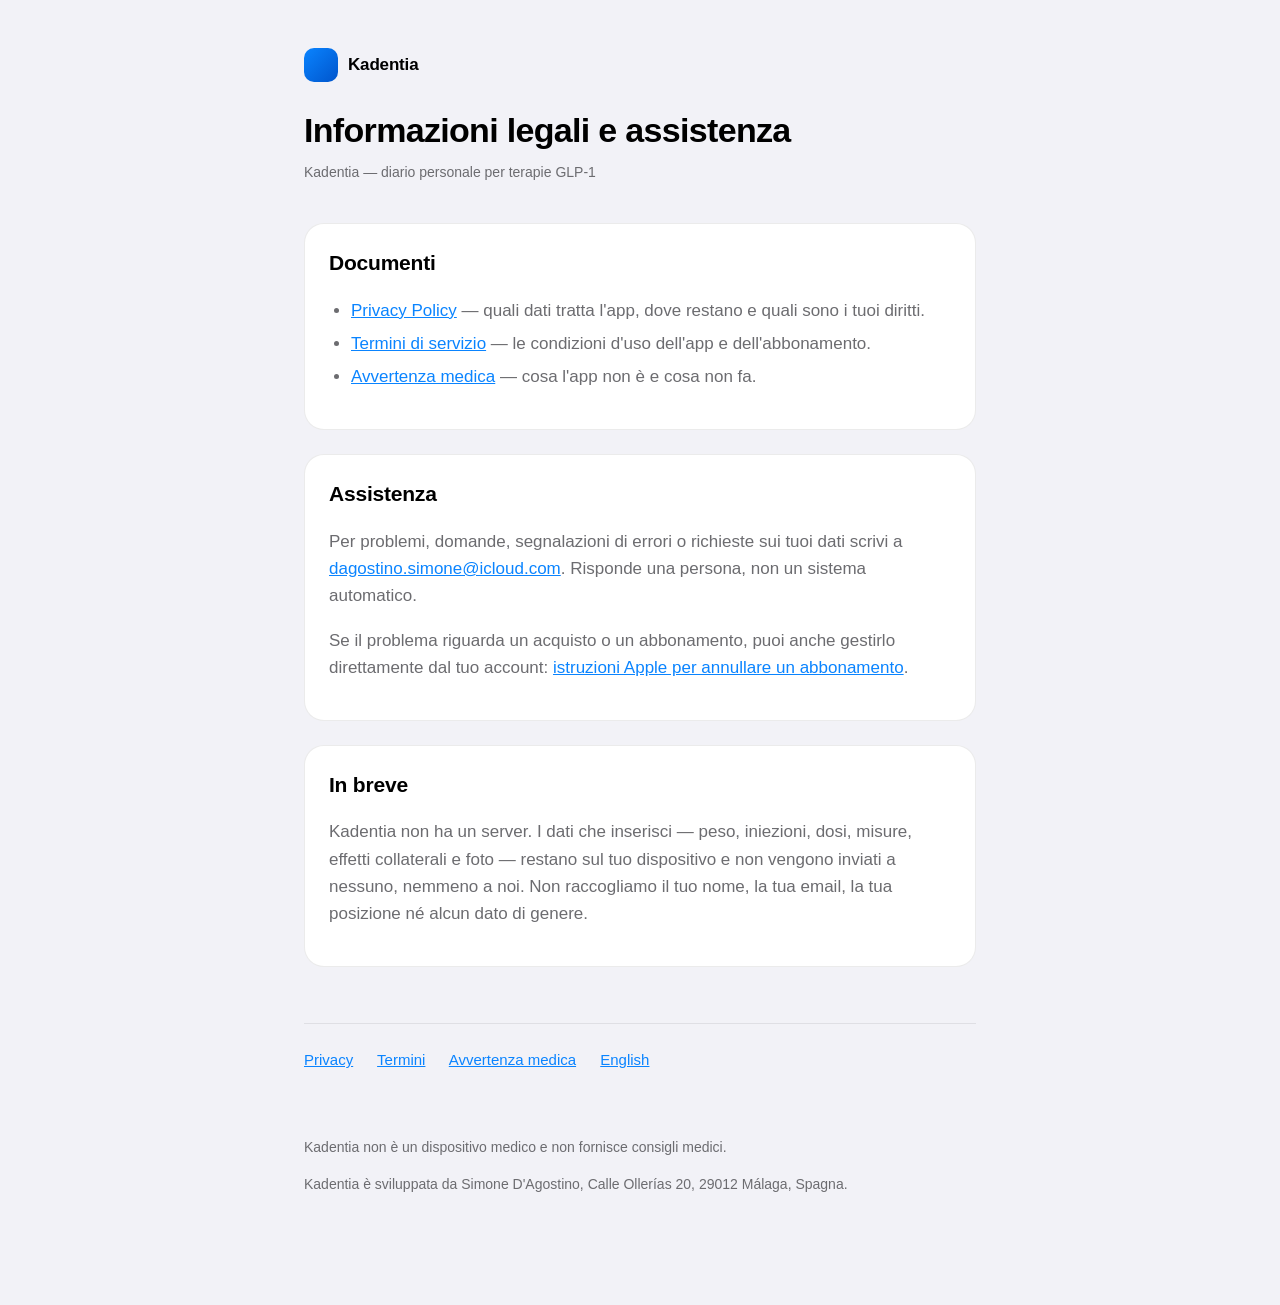
<file: index.html>
<!DOCTYPE html>
<html lang="it">
<head>
<meta charset="utf-8">
<meta name="viewport" content="width=device-width, initial-scale=1">
<title>Kadentia — Informazioni legali e assistenza</title>
<link rel="stylesheet" href="style.css">
</head>
<body>
<div class="wrap">
  <header>
    <div class="logo"><span class="logo-mark"></span> Kadentia</div>
    <h1>Informazioni legali e assistenza</h1>
    <p class="updated">Kadentia — diario personale per terapie GLP-1</p>
  </header>

  <div class="card">
    <h2>Documenti</h2>
    <ul>
      <li><a href="privacy.html">Privacy Policy</a> — quali dati tratta l'app, dove restano e quali sono i tuoi diritti.</li>
      <li><a href="terms.html">Termini di servizio</a> — le condizioni d'uso dell'app e dell'abbonamento.</li>
      <li><a href="disclaimer.html">Avvertenza medica</a> — cosa l'app non è e cosa non fa.</li>
    </ul>
  </div>

  <div class="card">
    <h2>Assistenza</h2>
    <p>Per problemi, domande, segnalazioni di errori o richieste sui tuoi dati scrivi a
      <a href="mailto:dagostino.simone@icloud.com">dagostino.simone@icloud.com</a>.
      Risponde una persona, non un sistema automatico.</p>
    <p>Se il problema riguarda un acquisto o un abbonamento, puoi anche gestirlo direttamente dal tuo account:
      <a href="https://support.apple.com/it-it/HT204084">istruzioni Apple per annullare un abbonamento</a>.</p>
  </div>

  <div class="card">
    <h2>In breve</h2>
    <p>Kadentia non ha un server. I dati che inserisci — peso, iniezioni, dosi, misure, effetti collaterali e foto — restano sul tuo dispositivo e non vengono inviati a nessuno, nemmeno a noi. Non raccogliamo il tuo nome, la tua email, la tua posizione né alcun dato di genere.</p>
  </div>

  <nav>
    <a href="privacy.html">Privacy</a>
    <a href="terms.html">Termini</a>
    <a href="disclaimer.html">Avvertenza medica</a>
    <a href="index.en.html">English</a>
  </nav>

  <footer>
    <p>Kadentia non è un dispositivo medico e non fornisce consigli medici.</p>
    <p>Kadentia è sviluppata da Simone D'Agostino, Calle Ollerías 20, 29012 Málaga, Spagna.</p>
  </footer>
</div>
</body>
</html>
</file>
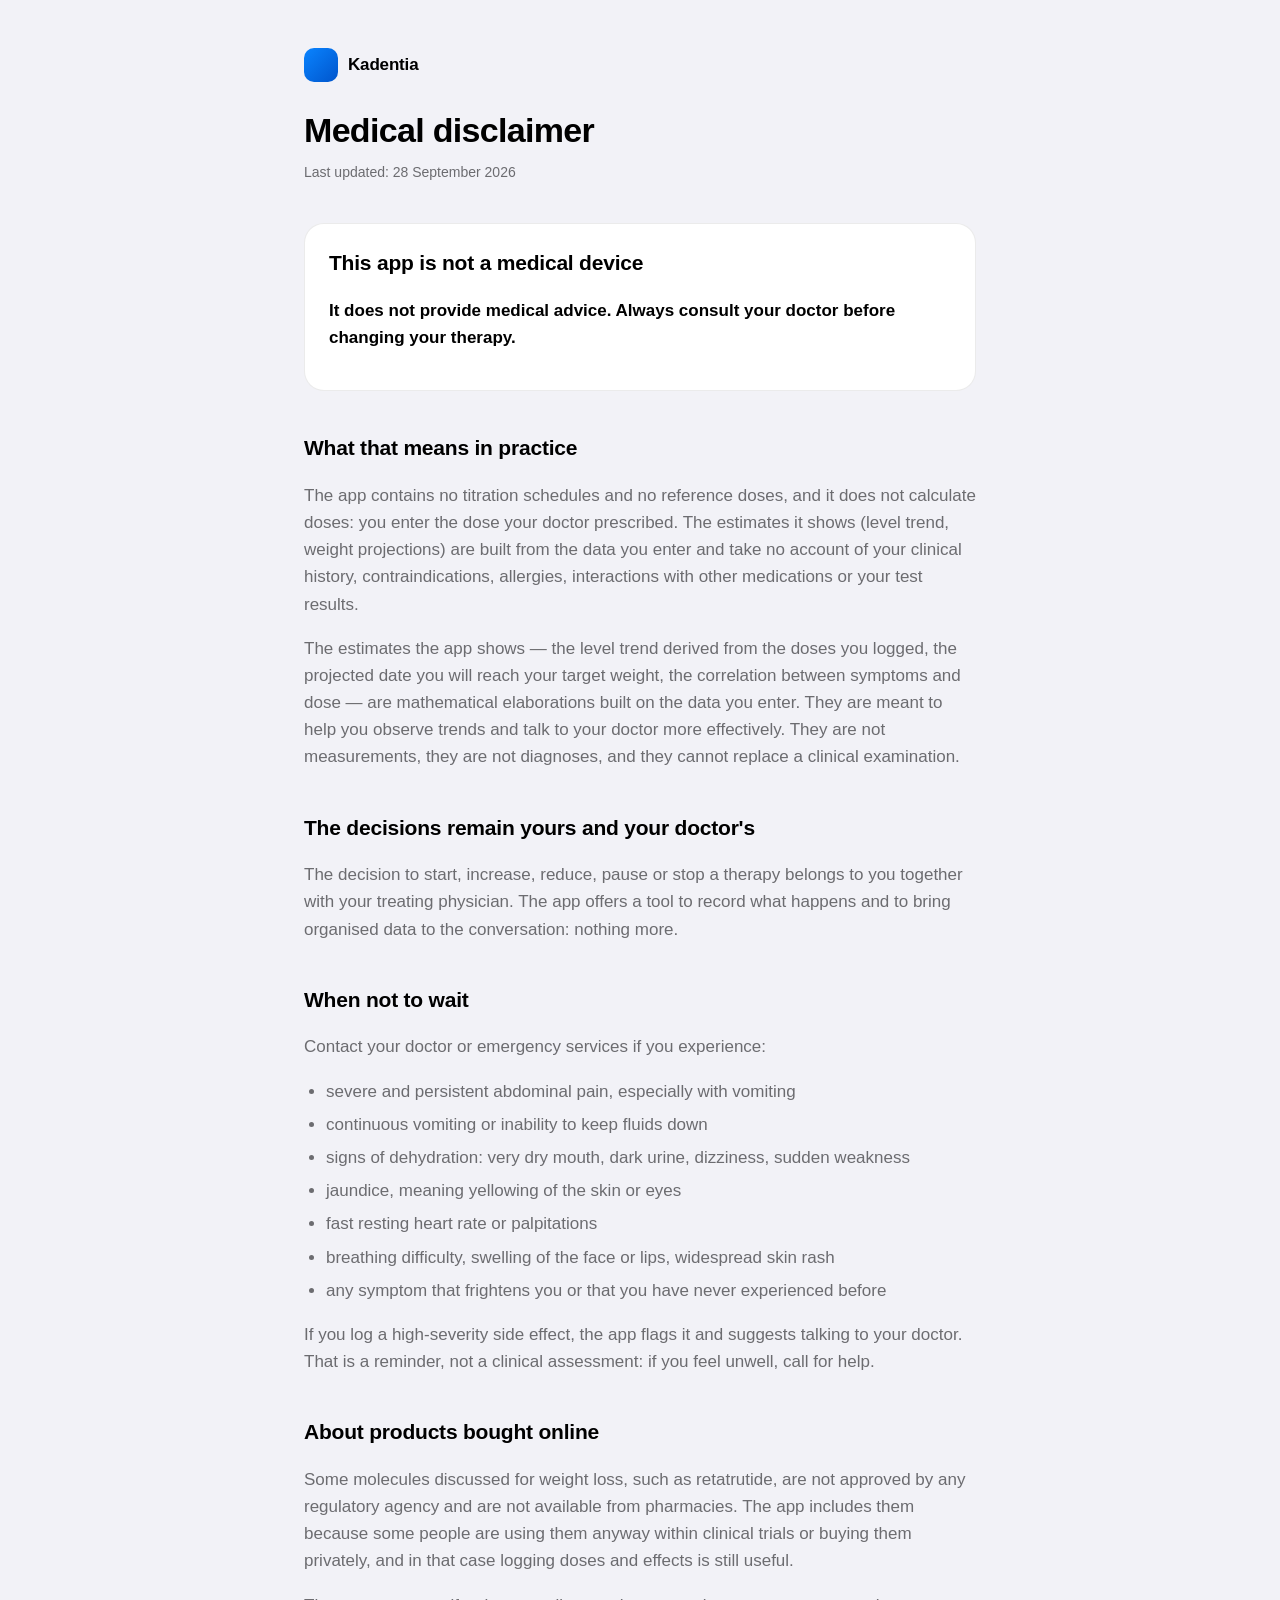
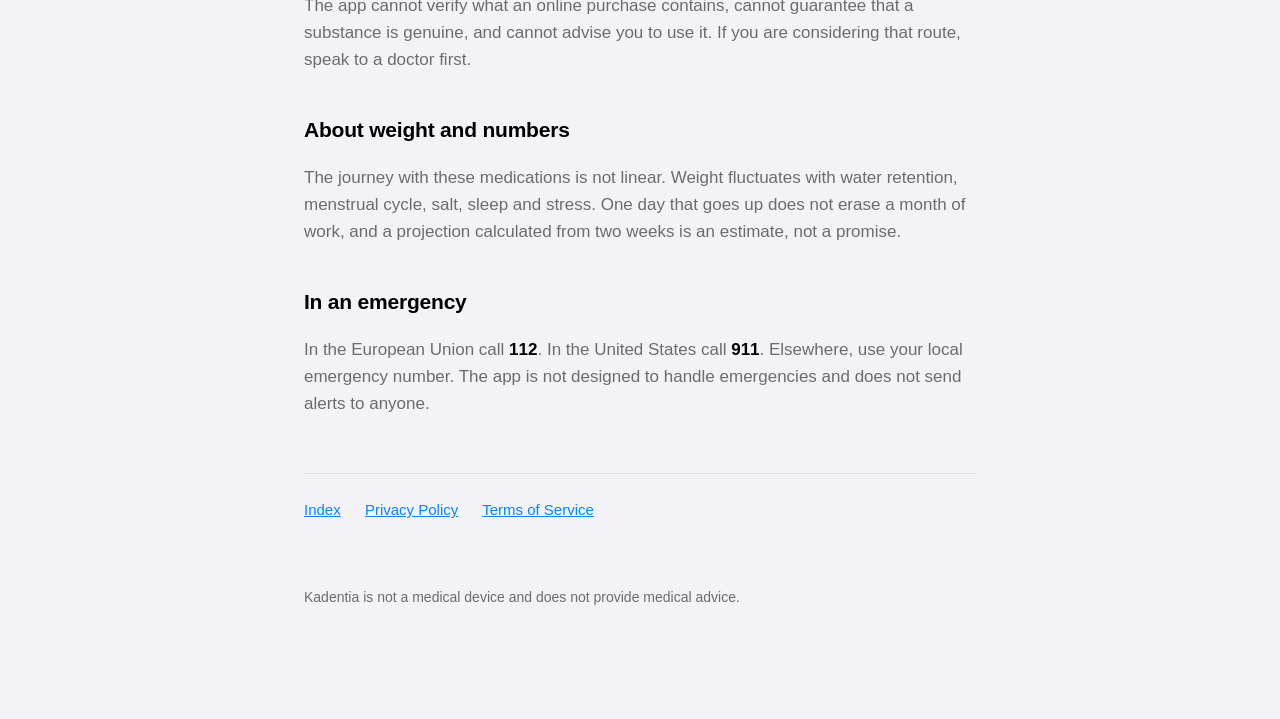
<file: disclaimer.en.html>
<!DOCTYPE html>
<html lang="en">
<head>
<meta charset="utf-8">
<meta name="viewport" content="width=device-width, initial-scale=1">
<title>Medical disclaimer — Kadentia</title>
<meta name="description" content="What Kadentia is not and does not do: the app's medical disclaimer.">
<link rel="stylesheet" href="style.css">
</head>
<body>
<div class="wrap">

  <header>
    <div class="logo"><span class="logo-mark"></span> Kadentia</div>
    <h1>Medical disclaimer</h1>
    <p class="updated">Last updated: 28 September 2026</p>
  </header>

  <div class="card">
    <h2>This app is not a medical device</h2>
    <p class="emphasis">It does not provide medical advice. Always consult your doctor before changing your therapy.</p>
  </div>

  <h2>What that means in practice</h2>
  <p>The app contains no titration schedules and no reference doses, and it does not calculate doses: you enter the dose your doctor prescribed. The estimates it shows (level trend, weight projections) are built from the data you enter and take no account of your clinical history, contraindications, allergies, interactions with other medications or your test results.</p>
  <p>The estimates the app shows — the level trend derived from the doses you logged, the projected date you will reach your target weight, the correlation between symptoms and dose — are mathematical elaborations built on the data you enter. They are meant to help you observe trends and talk to your doctor more effectively. They are not measurements, they are not diagnoses, and they cannot replace a clinical examination.</p>

  <h2>The decisions remain yours and your doctor's</h2>
  <p>The decision to start, increase, reduce, pause or stop a therapy belongs to you together with your treating physician. The app offers a tool to record what happens and to bring organised data to the conversation: nothing more.</p>

  <h2>When not to wait</h2>
  <p>Contact your doctor or emergency services if you experience:</p>
  <ul>
    <li>severe and persistent abdominal pain, especially with vomiting</li>
    <li>continuous vomiting or inability to keep fluids down</li>
    <li>signs of dehydration: very dry mouth, dark urine, dizziness, sudden weakness</li>
    <li>jaundice, meaning yellowing of the skin or eyes</li>
    <li>fast resting heart rate or palpitations</li>
    <li>breathing difficulty, swelling of the face or lips, widespread skin rash</li>
    <li>any symptom that frightens you or that you have never experienced before</li>
  </ul>
  <p>If you log a high-severity side effect, the app flags it and suggests talking to your doctor. That is a reminder, not a clinical assessment: if you feel unwell, call for help.</p>

  <h2>About products bought online</h2>
  <p>Some molecules discussed for weight loss, such as retatrutide, are not approved by any regulatory agency and are not available from pharmacies. The app includes them because some people are using them anyway within clinical trials or buying them privately, and in that case logging doses and effects is still useful.</p>
  <p>The app cannot verify what an online purchase contains, cannot guarantee that a substance is genuine, and cannot advise you to use it. If you are considering that route, speak to a doctor first.</p>

  <h2>About weight and numbers</h2>
  <p>The journey with these medications is not linear. Weight fluctuates with water retention, menstrual cycle, salt, sleep and stress. One day that goes up does not erase a month of work, and a projection calculated from two weeks is an estimate, not a promise.</p>

  <h2>In an emergency</h2>
  <p>In the European Union call <strong>112</strong>. In the United States call <strong>911</strong>. Elsewhere, use your local emergency number. The app is not designed to handle emergencies and does not send alerts to anyone.</p>

  <nav>
    <a href="index.html">Index</a>
    <a href="privacy.en.html">Privacy Policy</a>
    <a href="terms.en.html">Terms of Service</a>
  </nav>

  <footer>
    <p>Kadentia is not a medical device and does not provide medical advice.</p>
  </footer>

</div>
</body>
</html>
</file>
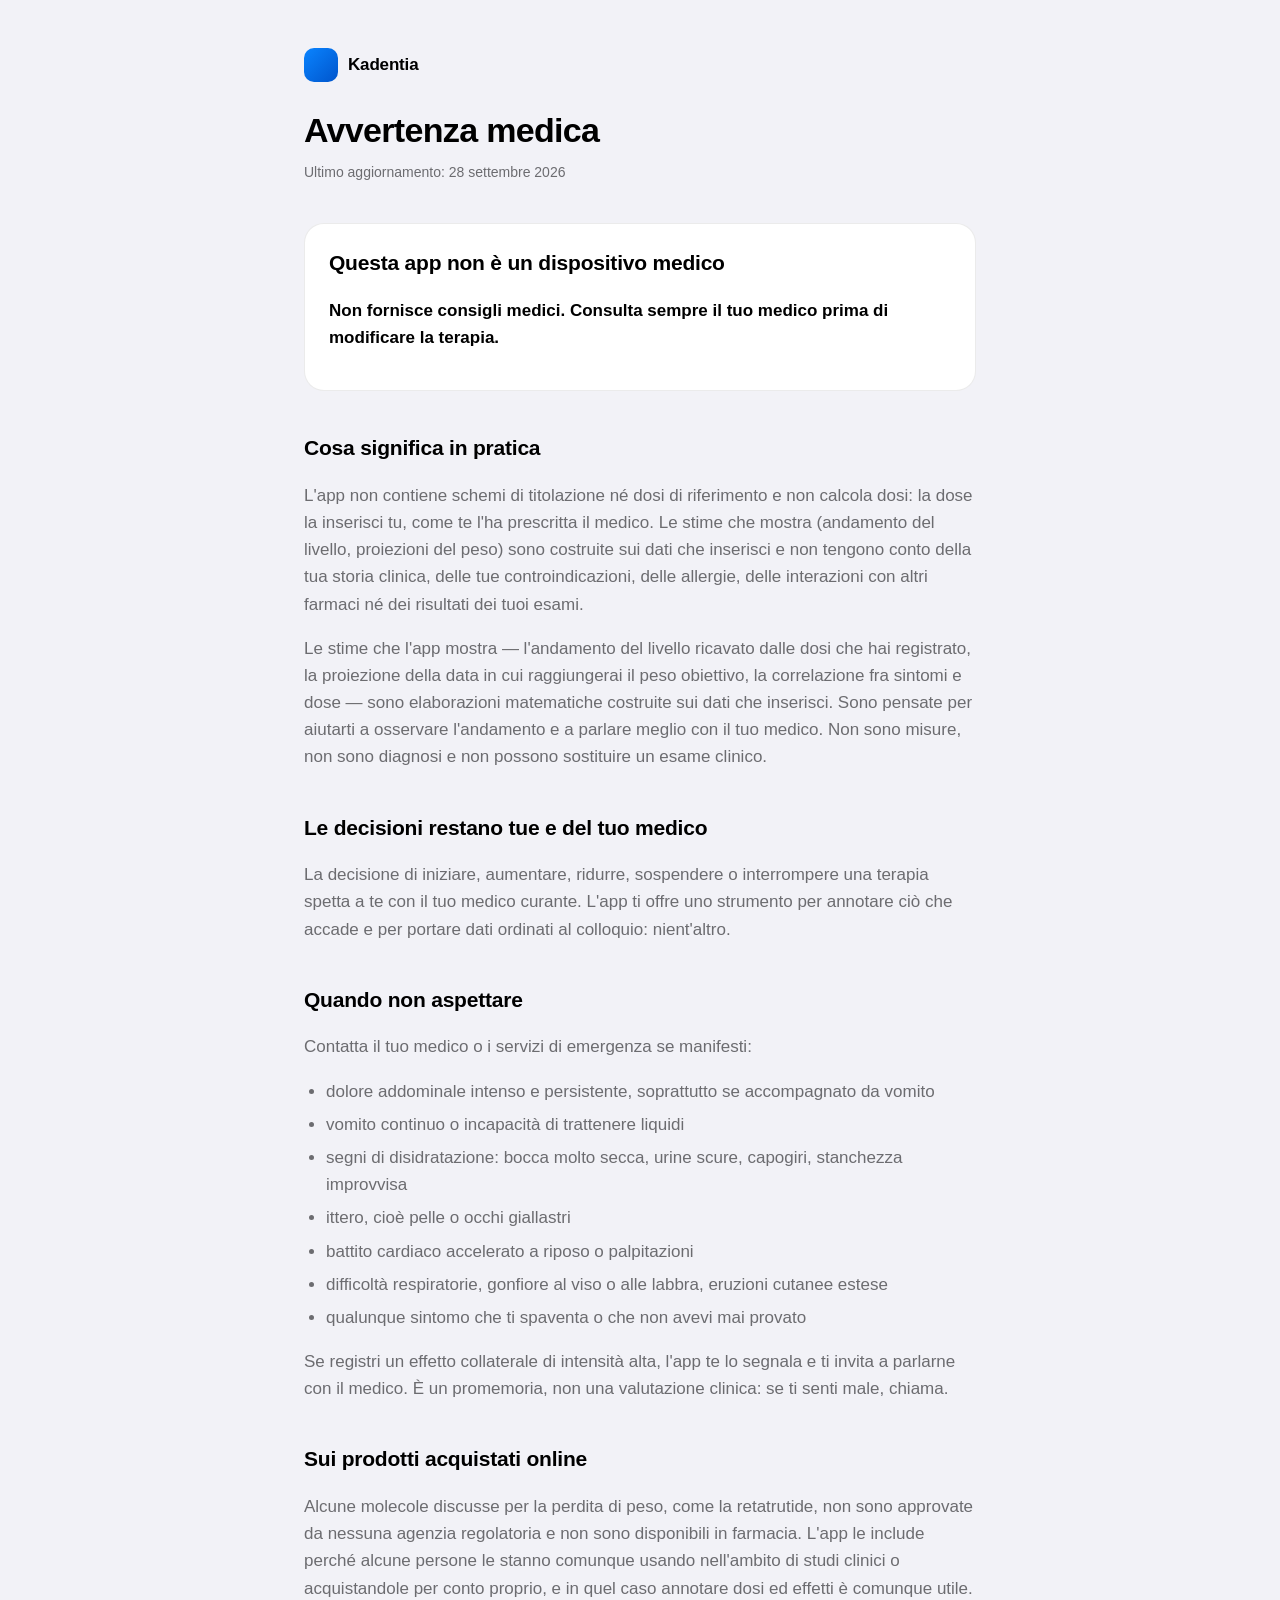
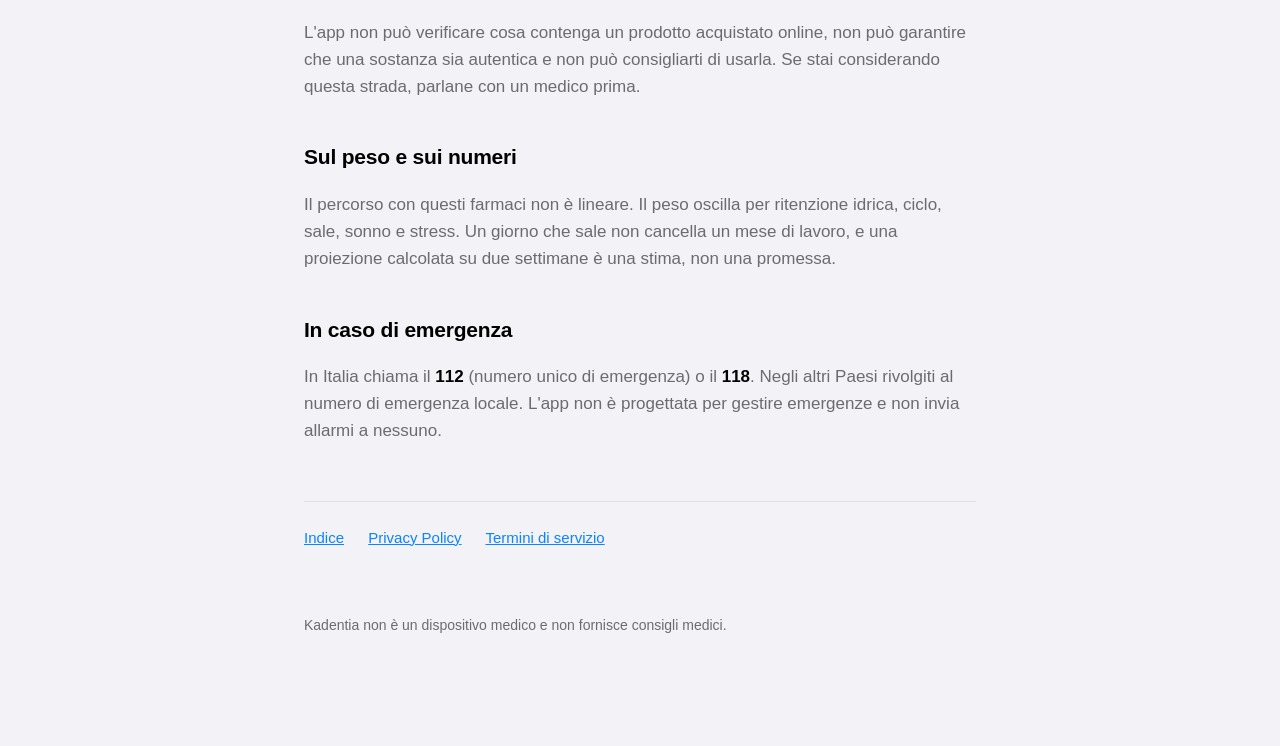
<file: disclaimer.html>
<!DOCTYPE html>
<html lang="it">
<head>
<meta charset="utf-8">
<meta name="viewport" content="width=device-width, initial-scale=1">
<title>Avvertenza medica — Kadentia</title>
<meta name="description" content="Cosa Kadentia non è e cosa non fa: l'avvertenza medica dell'app.">
<link rel="stylesheet" href="style.css">
</head>
<body>
<div class="wrap">

  <header>
    <div class="logo"><span class="logo-mark"></span> Kadentia</div>
    <h1>Avvertenza medica</h1>
    <p class="updated">Ultimo aggiornamento: 28 settembre 2026</p>
  </header>

  <div class="card">
    <h2>Questa app non è un dispositivo medico</h2>
    <p class="emphasis">Non fornisce consigli medici. Consulta sempre il tuo medico prima di modificare la terapia.</p>
  </div>

  <h2>Cosa significa in pratica</h2>
  <p>L'app non contiene schemi di titolazione né dosi di riferimento e non calcola dosi: la dose la inserisci tu, come te l'ha prescritta il medico. Le stime che mostra (andamento del livello, proiezioni del peso) sono costruite sui dati che inserisci e non tengono conto della tua storia clinica, delle tue controindicazioni, delle allergie, delle interazioni con altri farmaci né dei risultati dei tuoi esami.</p>
  <p>Le stime che l'app mostra — l'andamento del livello ricavato dalle dosi che hai registrato, la proiezione della data in cui raggiungerai il peso obiettivo, la correlazione fra sintomi e dose — sono elaborazioni matematiche costruite sui dati che inserisci. Sono pensate per aiutarti a osservare l'andamento e a parlare meglio con il tuo medico. Non sono misure, non sono diagnosi e non possono sostituire un esame clinico.</p>

  <h2>Le decisioni restano tue e del tuo medico</h2>
  <p>La decisione di iniziare, aumentare, ridurre, sospendere o interrompere una terapia spetta a te con il tuo medico curante. L'app ti offre uno strumento per annotare ciò che accade e per portare dati ordinati al colloquio: nient'altro.</p>

  <h2>Quando non aspettare</h2>
  <p>Contatta il tuo medico o i servizi di emergenza se manifesti:</p>
  <ul>
    <li>dolore addominale intenso e persistente, soprattutto se accompagnato da vomito</li>
    <li>vomito continuo o incapacità di trattenere liquidi</li>
    <li>segni di disidratazione: bocca molto secca, urine scure, capogiri, stanchezza improvvisa</li>
    <li>ittero, cioè pelle o occhi giallastri</li>
    <li>battito cardiaco accelerato a riposo o palpitazioni</li>
    <li>difficoltà respiratorie, gonfiore al viso o alle labbra, eruzioni cutanee estese</li>
    <li>qualunque sintomo che ti spaventa o che non avevi mai provato</li>
  </ul>
  <p>Se registri un effetto collaterale di intensità alta, l'app te lo segnala e ti invita a parlarne con il medico. È un promemoria, non una valutazione clinica: se ti senti male, chiama.</p>

  <h2>Sui prodotti acquistati online</h2>
  <p>Alcune molecole discusse per la perdita di peso, come la retatrutide, non sono approvate da nessuna agenzia regolatoria e non sono disponibili in farmacia. L'app le include perché alcune persone le stanno comunque usando nell'ambito di studi clinici o acquistandole per conto proprio, e in quel caso annotare dosi ed effetti è comunque utile.</p>
  <p>L'app non può verificare cosa contenga un prodotto acquistato online, non può garantire che una sostanza sia autentica e non può consigliarti di usarla. Se stai considerando questa strada, parlane con un medico prima.</p>

  <h2>Sul peso e sui numeri</h2>
  <p>Il percorso con questi farmaci non è lineare. Il peso oscilla per ritenzione idrica, ciclo, sale, sonno e stress. Un giorno che sale non cancella un mese di lavoro, e una proiezione calcolata su due settimane è una stima, non una promessa.</p>

  <h2>In caso di emergenza</h2>
  <p>In Italia chiama il <strong>112</strong> (numero unico di emergenza) o il <strong>118</strong>. Negli altri Paesi rivolgiti al numero di emergenza locale. L'app non è progettata per gestire emergenze e non invia allarmi a nessuno.</p>

  <nav>
    <a href="index.html">Indice</a>
    <a href="privacy.html">Privacy Policy</a>
    <a href="terms.html">Termini di servizio</a>
  </nav>

  <footer>
    <p>Kadentia non è un dispositivo medico e non fornisce consigli medici.</p>
  </footer>

</div>
</body>
</html>
</file>
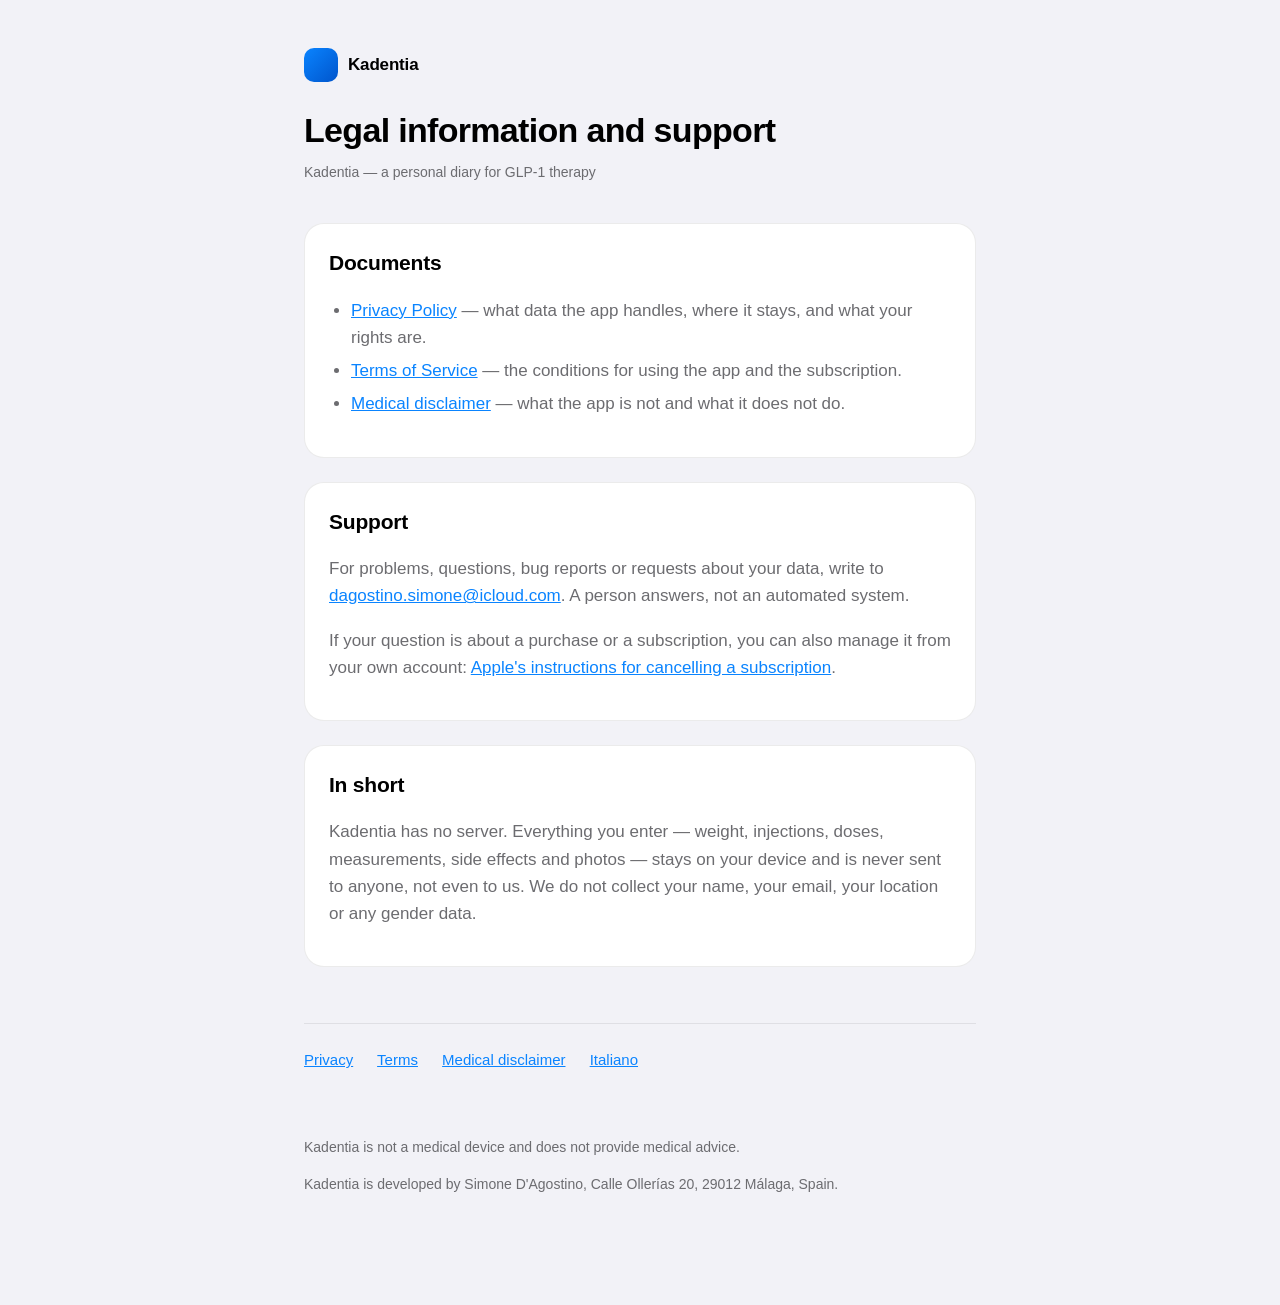
<file: index.en.html>
<!DOCTYPE html>
<html lang="en">
<head>
<meta charset="utf-8">
<meta name="viewport" content="width=device-width, initial-scale=1">
<title>Kadentia — Legal information and support</title>
<link rel="stylesheet" href="style.css">
</head>
<body>
<div class="wrap">
  <header>
    <div class="logo"><span class="logo-mark"></span> Kadentia</div>
    <h1>Legal information and support</h1>
    <p class="updated">Kadentia — a personal diary for GLP-1 therapy</p>
  </header>

  <div class="card">
    <h2>Documents</h2>
    <ul>
      <li><a href="privacy.en.html">Privacy Policy</a> — what data the app handles, where it stays, and what your rights are.</li>
      <li><a href="terms.en.html">Terms of Service</a> — the conditions for using the app and the subscription.</li>
      <li><a href="disclaimer.en.html">Medical disclaimer</a> — what the app is not and what it does not do.</li>
    </ul>
  </div>

  <div class="card">
    <h2>Support</h2>
    <p>For problems, questions, bug reports or requests about your data, write to
      <a href="mailto:dagostino.simone@icloud.com">dagostino.simone@icloud.com</a>.
      A person answers, not an automated system.</p>
    <p>If your question is about a purchase or a subscription, you can also manage it from your own account:
      <a href="https://support.apple.com/en-us/HT204084">Apple's instructions for cancelling a subscription</a>.</p>
  </div>

  <div class="card">
    <h2>In short</h2>
    <p>Kadentia has no server. Everything you enter — weight, injections, doses, measurements, side effects and photos — stays on your device and is never sent to anyone, not even to us. We do not collect your name, your email, your location or any gender data.</p>
  </div>

  <nav>
    <a href="privacy.en.html">Privacy</a>
    <a href="terms.en.html">Terms</a>
    <a href="disclaimer.en.html">Medical disclaimer</a>
    <a href="index.html">Italiano</a>
  </nav>

  <footer>
    <p>Kadentia is not a medical device and does not provide medical advice.</p>
    <p>Kadentia is developed by Simone D'Agostino, Calle Ollerías 20, 29012 Málaga, Spain.</p>
  </footer>
</div>
</body>
</html>
</file>
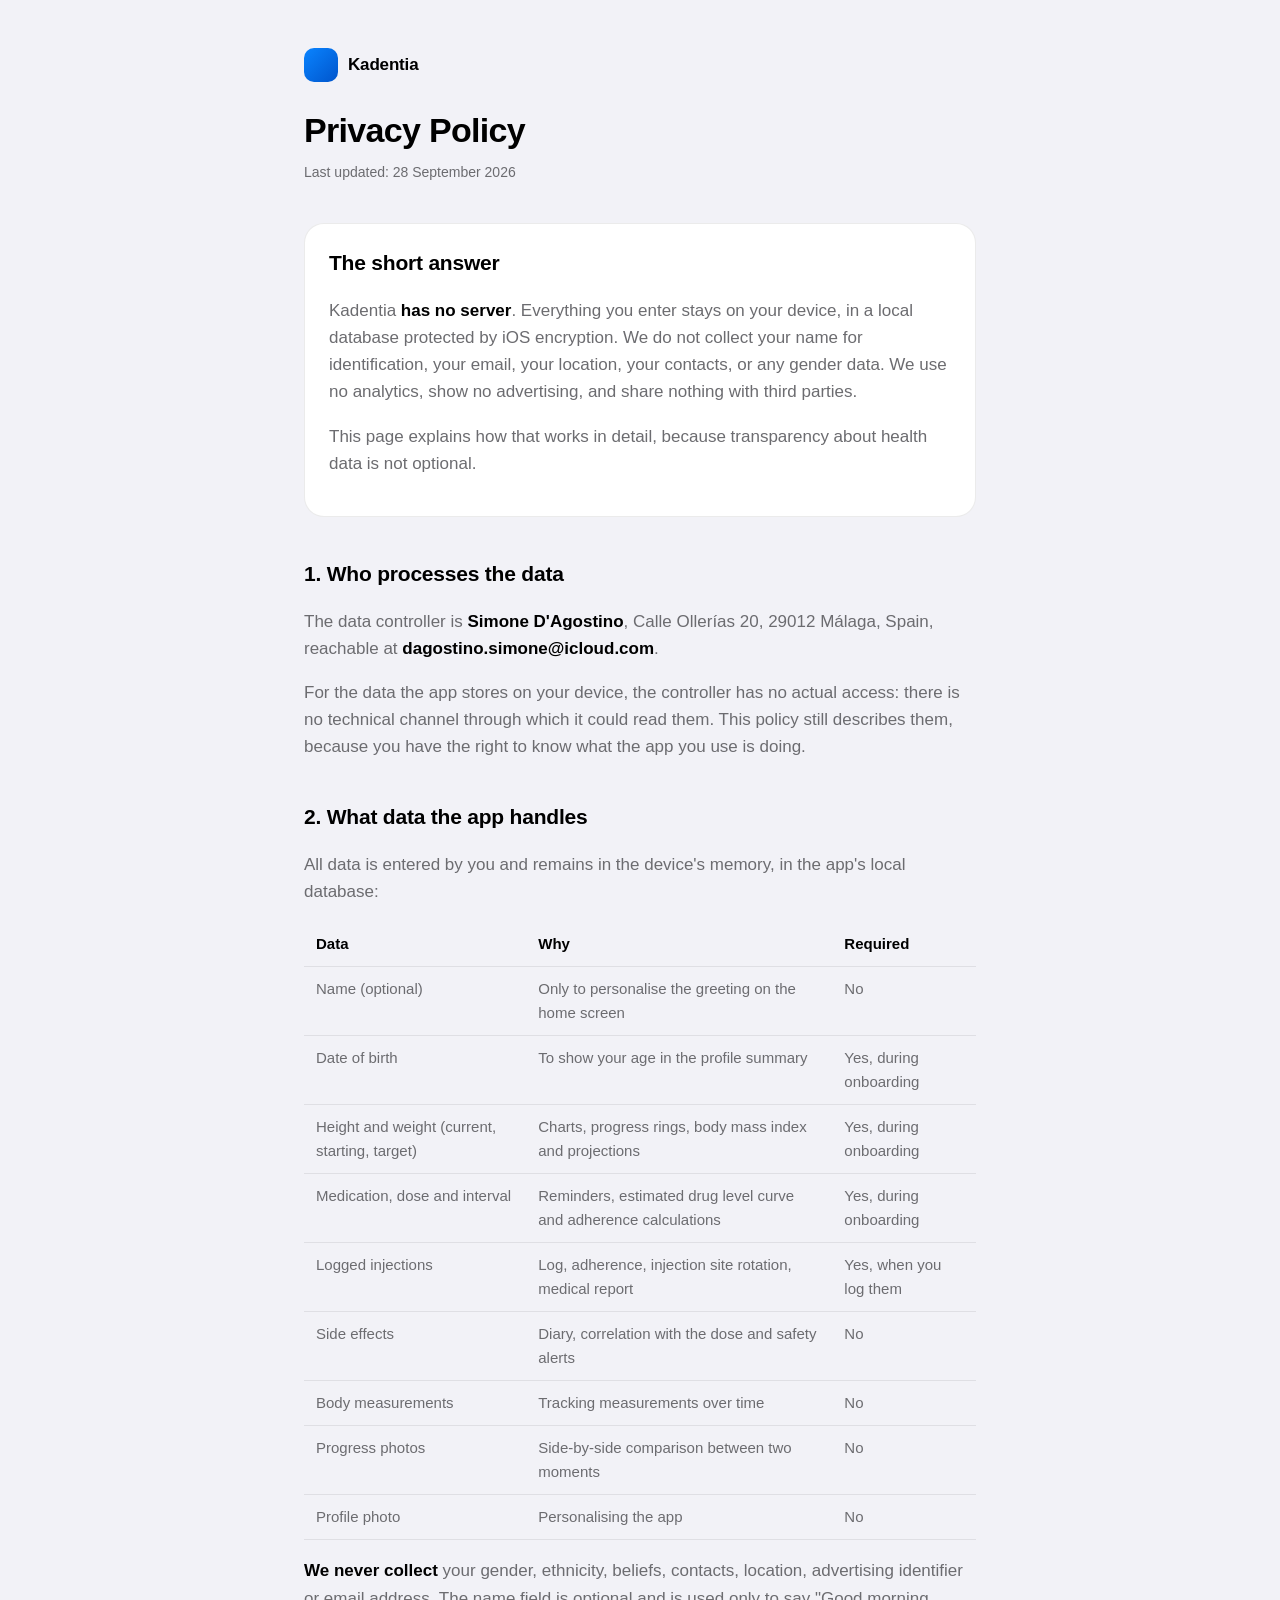
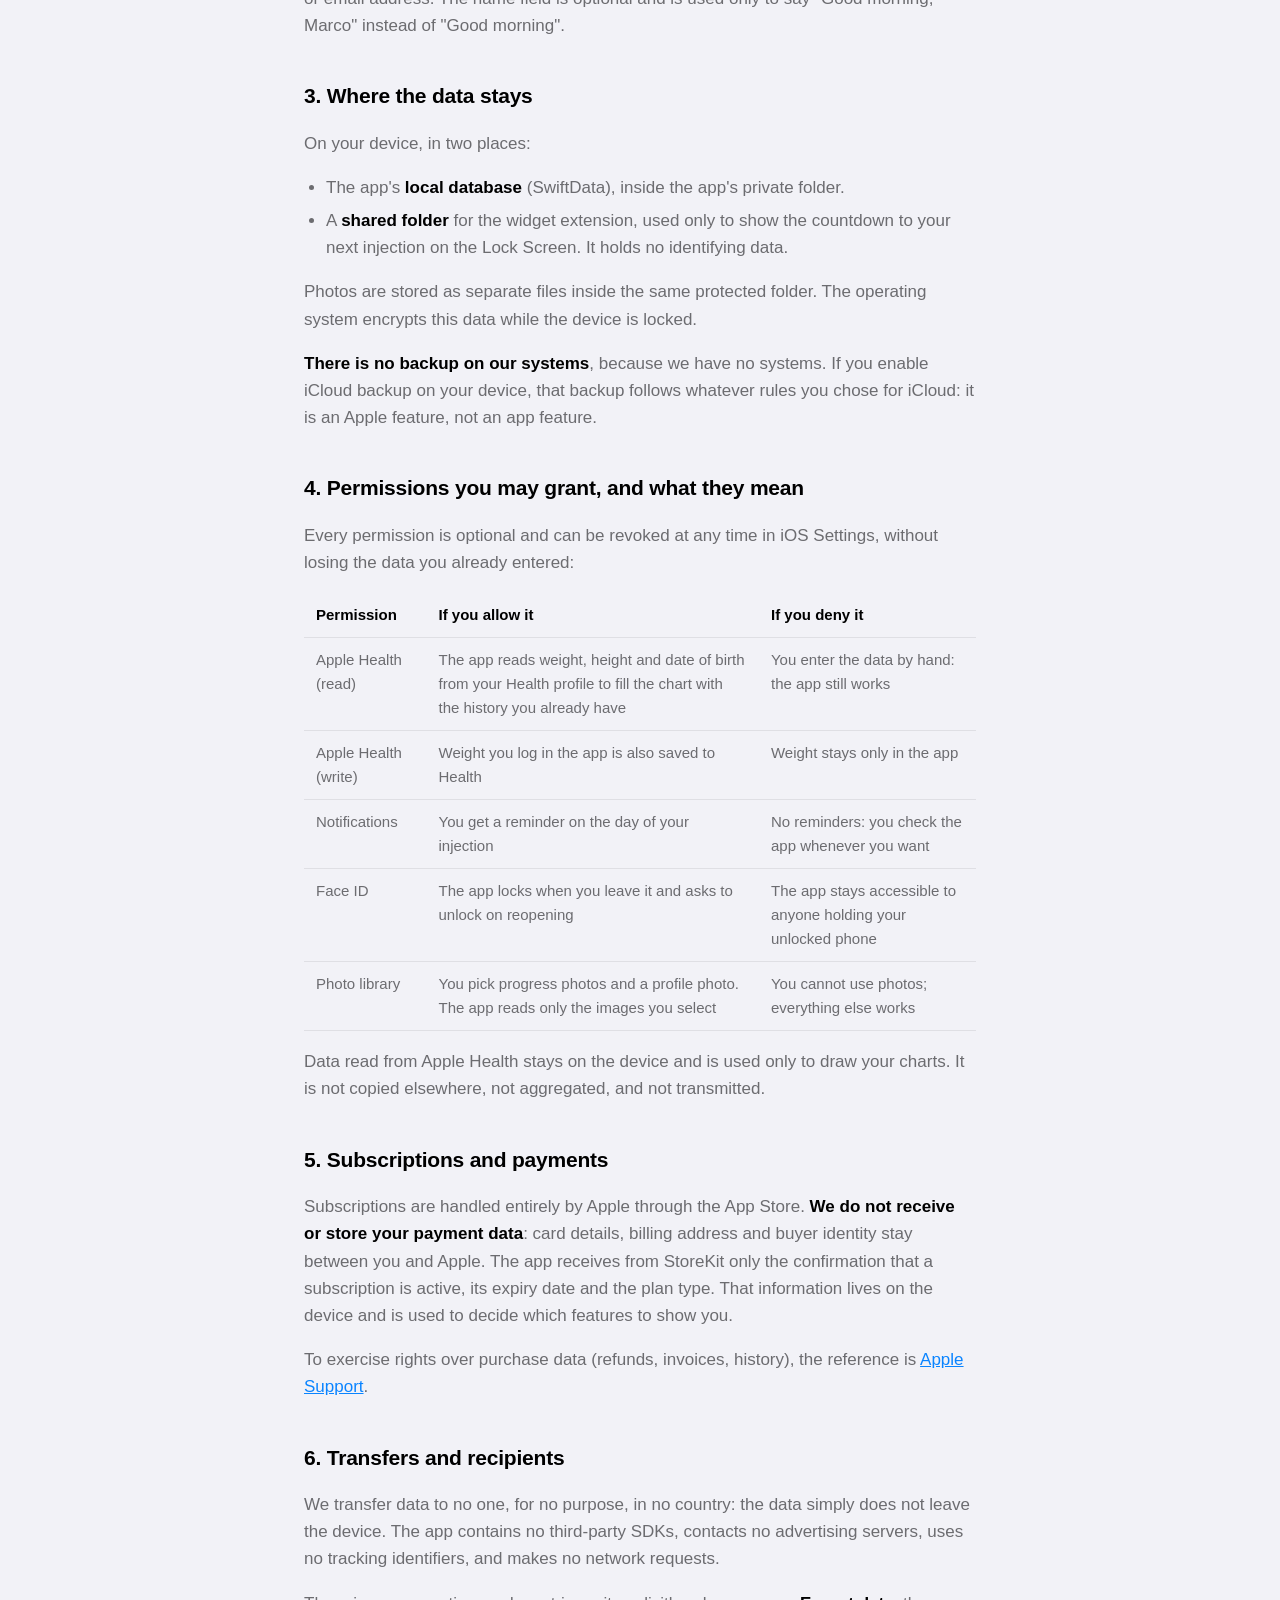
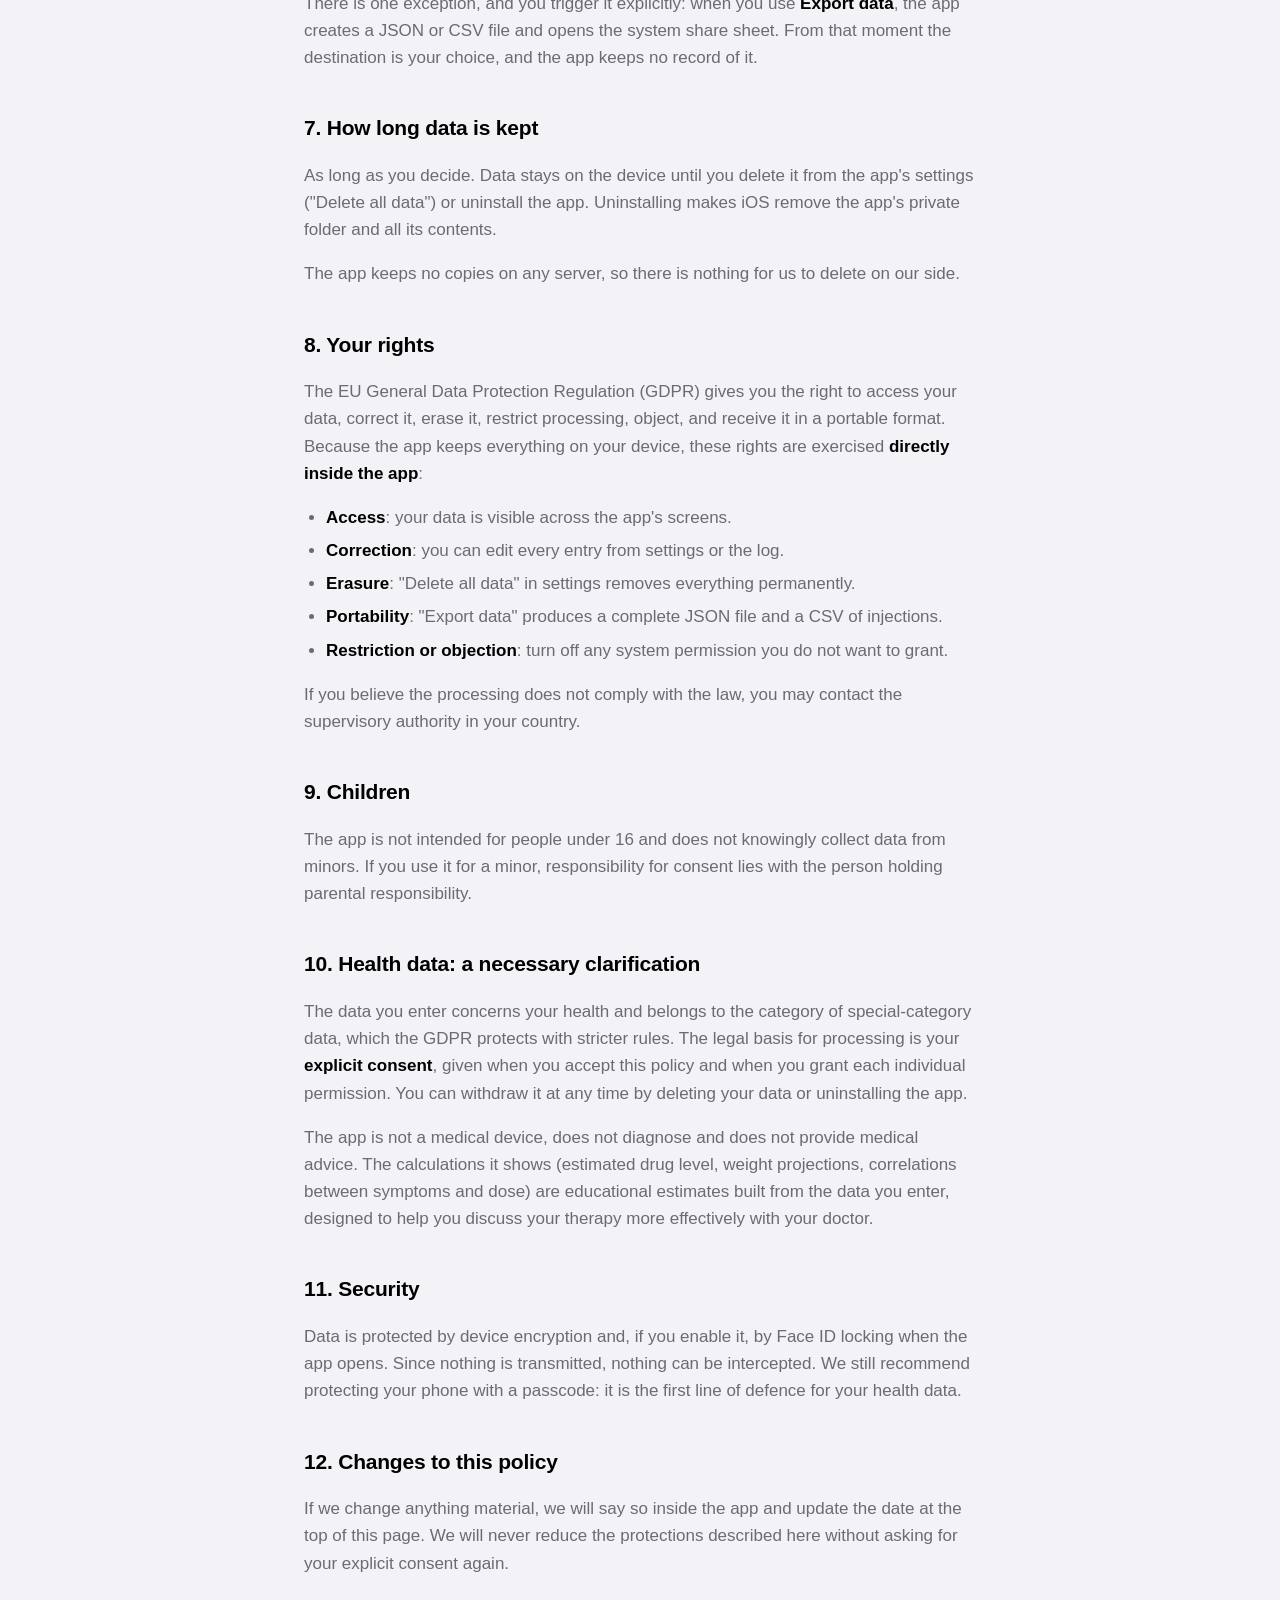
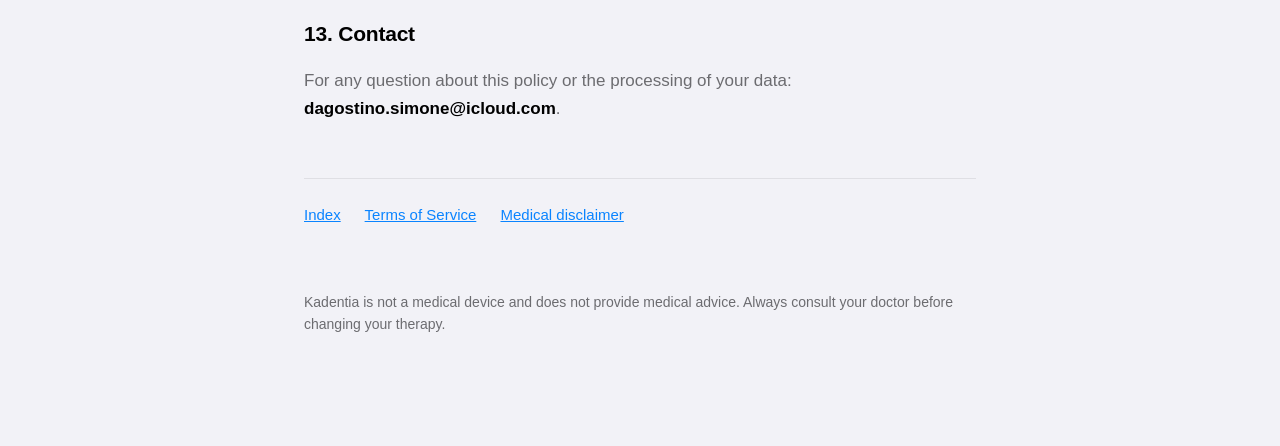
<file: privacy.en.html>
<!DOCTYPE html>
<html lang="en">
<head>
<meta charset="utf-8">
<meta name="viewport" content="width=device-width, initial-scale=1">
<title>Privacy Policy — Kadentia</title>
<meta name="description" content="Kadentia privacy policy: what data the app handles, where it stays and what your rights are.">
<link rel="stylesheet" href="style.css">
</head>
<body>
<div class="wrap">

  <header>
    <div class="logo"><span class="logo-mark"></span> Kadentia</div>
    <h1>Privacy Policy</h1>
    <p class="updated">Last updated: 28 September 2026</p>
  </header>

  <div class="card">
    <h2>The short answer</h2>
    <p>Kadentia <strong>has no server</strong>. Everything you enter stays on your device, in a local database protected by iOS encryption. We do not collect your name for identification, your email, your location, your contacts, or any gender data. We use no analytics, show no advertising, and share nothing with third parties.</p>
    <p>This page explains how that works in detail, because transparency about health data is not optional.</p>
  </div>

  <h2>1. Who processes the data</h2>
  <p>The data controller is <strong>Simone D'Agostino</strong>, Calle Ollerías 20, 29012 Málaga, Spain, reachable at <strong>dagostino.simone@icloud.com</strong>.</p>
  <p>For the data the app stores on your device, the controller has no actual access: there is no technical channel through which it could read them. This policy still describes them, because you have the right to know what the app you use is doing.</p>

  <h2>2. What data the app handles</h2>
  <p>All data is entered by you and remains in the device's memory, in the app's local database:</p>

  <table>
    <tr><th>Data</th><th>Why</th><th>Required</th></tr>
    <tr><td>Name (optional)</td><td>Only to personalise the greeting on the home screen</td><td>No</td></tr>
    <tr><td>Date of birth</td><td>To show your age in the profile summary</td><td>Yes, during onboarding</td></tr>
    <tr><td>Height and weight (current, starting, target)</td><td>Charts, progress rings, body mass index and projections</td><td>Yes, during onboarding</td></tr>
    <tr><td>Medication, dose and interval</td><td>Reminders, estimated drug level curve and adherence calculations</td><td>Yes, during onboarding</td></tr>
    <tr><td>Logged injections</td><td>Log, adherence, injection site rotation, medical report</td><td>Yes, when you log them</td></tr>
    <tr><td>Side effects</td><td>Diary, correlation with the dose and safety alerts</td><td>No</td></tr>
    <tr><td>Body measurements</td><td>Tracking measurements over time</td><td>No</td></tr>
    <tr><td>Progress photos</td><td>Side-by-side comparison between two moments</td><td>No</td></tr>
    <tr><td>Profile photo</td><td>Personalising the app</td><td>No</td></tr>
  </table>

  <p><strong>We never collect</strong> your gender, ethnicity, beliefs, contacts, location, advertising identifier or email address. The name field is optional and is used only to say "Good morning, Marco" instead of "Good morning".</p>

  <h2>3. Where the data stays</h2>
  <p>On your device, in two places:</p>
  <ul>
    <li>The app's <strong>local database</strong> (SwiftData), inside the app's private folder.</li>
    <li>A <strong>shared folder</strong> for the widget extension, used only to show the countdown to your next injection on the Lock Screen. It holds no identifying data.</li>
  </ul>
  <p>Photos are stored as separate files inside the same protected folder. The operating system encrypts this data while the device is locked.</p>
  <p><strong>There is no backup on our systems</strong>, because we have no systems. If you enable iCloud backup on your device, that backup follows whatever rules you chose for iCloud: it is an Apple feature, not an app feature.</p>

  <h2>4. Permissions you may grant, and what they mean</h2>
  <p>Every permission is optional and can be revoked at any time in iOS Settings, without losing the data you already entered:</p>

  <table>
    <tr><th>Permission</th><th>If you allow it</th><th>If you deny it</th></tr>
    <tr>
      <td>Apple Health (read)</td>
      <td>The app reads weight, height and date of birth from your Health profile to fill the chart with the history you already have</td>
      <td>You enter the data by hand: the app still works</td>
    </tr>
    <tr>
      <td>Apple Health (write)</td>
      <td>Weight you log in the app is also saved to Health</td>
      <td>Weight stays only in the app</td>
    </tr>
    <tr>
      <td>Notifications</td>
      <td>You get a reminder on the day of your injection</td>
      <td>No reminders: you check the app whenever you want</td>
    </tr>
    <tr>
      <td>Face ID</td>
      <td>The app locks when you leave it and asks to unlock on reopening</td>
      <td>The app stays accessible to anyone holding your unlocked phone</td>
    </tr>
    <tr>
      <td>Photo library</td>
      <td>You pick progress photos and a profile photo. The app reads only the images you select</td>
      <td>You cannot use photos; everything else works</td>
    </tr>
  </table>

  <p>Data read from Apple Health stays on the device and is used only to draw your charts. It is not copied elsewhere, not aggregated, and not transmitted.</p>

  <h2>5. Subscriptions and payments</h2>
  <p>Subscriptions are handled entirely by Apple through the App Store. <strong>We do not receive or store your payment data</strong>: card details, billing address and buyer identity stay between you and Apple. The app receives from StoreKit only the confirmation that a subscription is active, its expiry date and the plan type. That information lives on the device and is used to decide which features to show you.</p>
  <p>To exercise rights over purchase data (refunds, invoices, history), the reference is <a href="https://support.apple.com/en-us/HT204084" rel="noopener">Apple Support</a>.</p>

  <h2>6. Transfers and recipients</h2>
  <p>We transfer data to no one, for no purpose, in no country: the data simply does not leave the device. The app contains no third-party SDKs, contacts no advertising servers, uses no tracking identifiers, and makes no network requests.</p>
  <p>There is one exception, and you trigger it explicitly: when you use <strong>Export data</strong>, the app creates a JSON or CSV file and opens the system share sheet. From that moment the destination is your choice, and the app keeps no record of it.</p>

  <h2>7. How long data is kept</h2>
  <p>As long as you decide. Data stays on the device until you delete it from the app's settings ("Delete all data") or uninstall the app. Uninstalling makes iOS remove the app's private folder and all its contents.</p>
  <p>The app keeps no copies on any server, so there is nothing for us to delete on our side.</p>

  <h2>8. Your rights</h2>
  <p>The EU General Data Protection Regulation (GDPR) gives you the right to access your data, correct it, erase it, restrict processing, object, and receive it in a portable format. Because the app keeps everything on your device, these rights are exercised <strong>directly inside the app</strong>:</p>
  <ul>
    <li><strong>Access</strong>: your data is visible across the app's screens.</li>
    <li><strong>Correction</strong>: you can edit every entry from settings or the log.</li>
    <li><strong>Erasure</strong>: "Delete all data" in settings removes everything permanently.</li>
    <li><strong>Portability</strong>: "Export data" produces a complete JSON file and a CSV of injections.</li>
    <li><strong>Restriction or objection</strong>: turn off any system permission you do not want to grant.</li>
  </ul>
  <p>If you believe the processing does not comply with the law, you may contact the supervisory authority in your country.</p>

  <h2>9. Children</h2>
  <p>The app is not intended for people under 16 and does not knowingly collect data from minors. If you use it for a minor, responsibility for consent lies with the person holding parental responsibility.</p>

  <h2>10. Health data: a necessary clarification</h2>
  <p>The data you enter concerns your health and belongs to the category of special-category data, which the GDPR protects with stricter rules. The legal basis for processing is your <strong>explicit consent</strong>, given when you accept this policy and when you grant each individual permission. You can withdraw it at any time by deleting your data or uninstalling the app.</p>
  <p>The app is not a medical device, does not diagnose and does not provide medical advice. The calculations it shows (estimated drug level, weight projections, correlations between symptoms and dose) are educational estimates built from the data you enter, designed to help you discuss your therapy more effectively with your doctor.</p>

  <h2>11. Security</h2>
  <p>Data is protected by device encryption and, if you enable it, by Face ID locking when the app opens. Since nothing is transmitted, nothing can be intercepted. We still recommend protecting your phone with a passcode: it is the first line of defence for your health data.</p>

  <h2>12. Changes to this policy</h2>
  <p>If we change anything material, we will say so inside the app and update the date at the top of this page. We will never reduce the protections described here without asking for your explicit consent again.</p>

  <h2>13. Contact</h2>
  <p>For any question about this policy or the processing of your data: <strong>dagostino.simone@icloud.com</strong>.</p>

  <nav>
    <a href="index.html">Index</a>
    <a href="terms.en.html">Terms of Service</a>
    <a href="disclaimer.en.html">Medical disclaimer</a>
  </nav>

  <footer>
    <p>Kadentia is not a medical device and does not provide medical advice. Always consult your doctor before changing your therapy.</p>
  </footer>

</div>
</body>
</html>
</file>
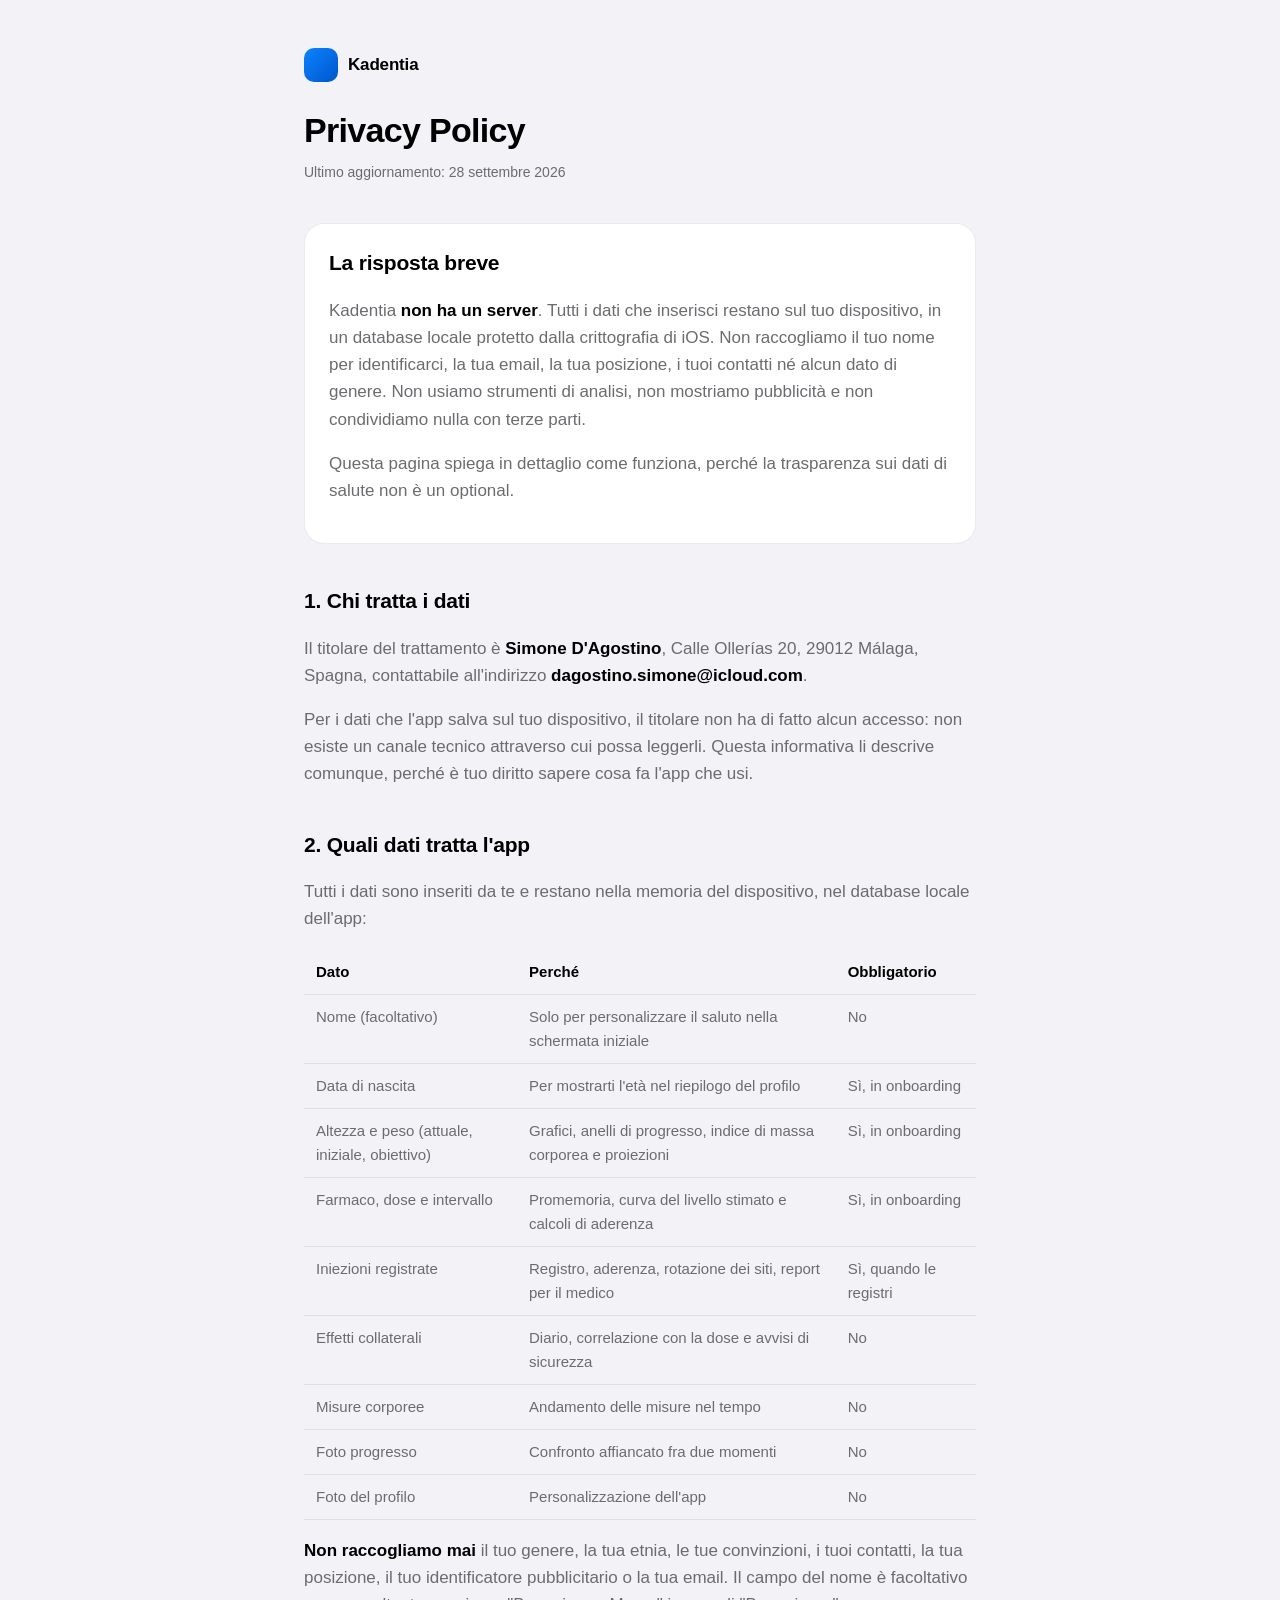
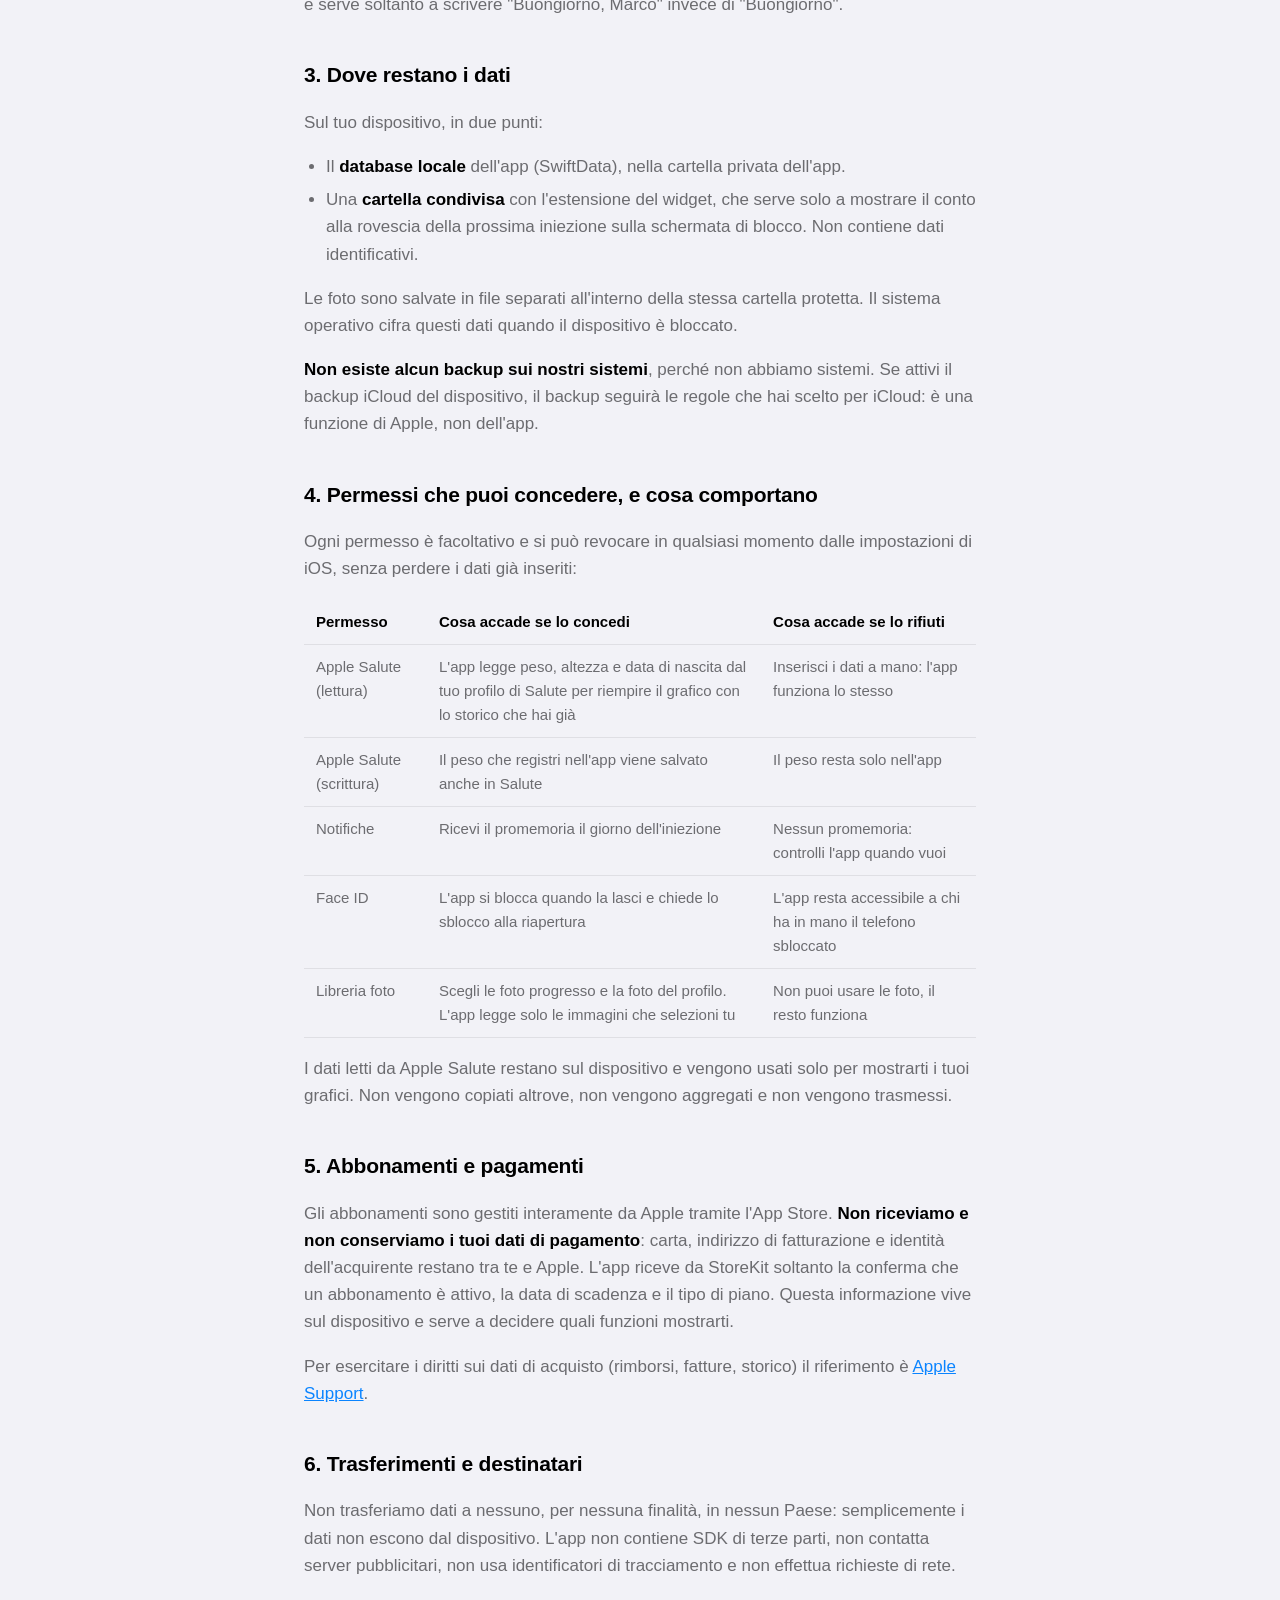
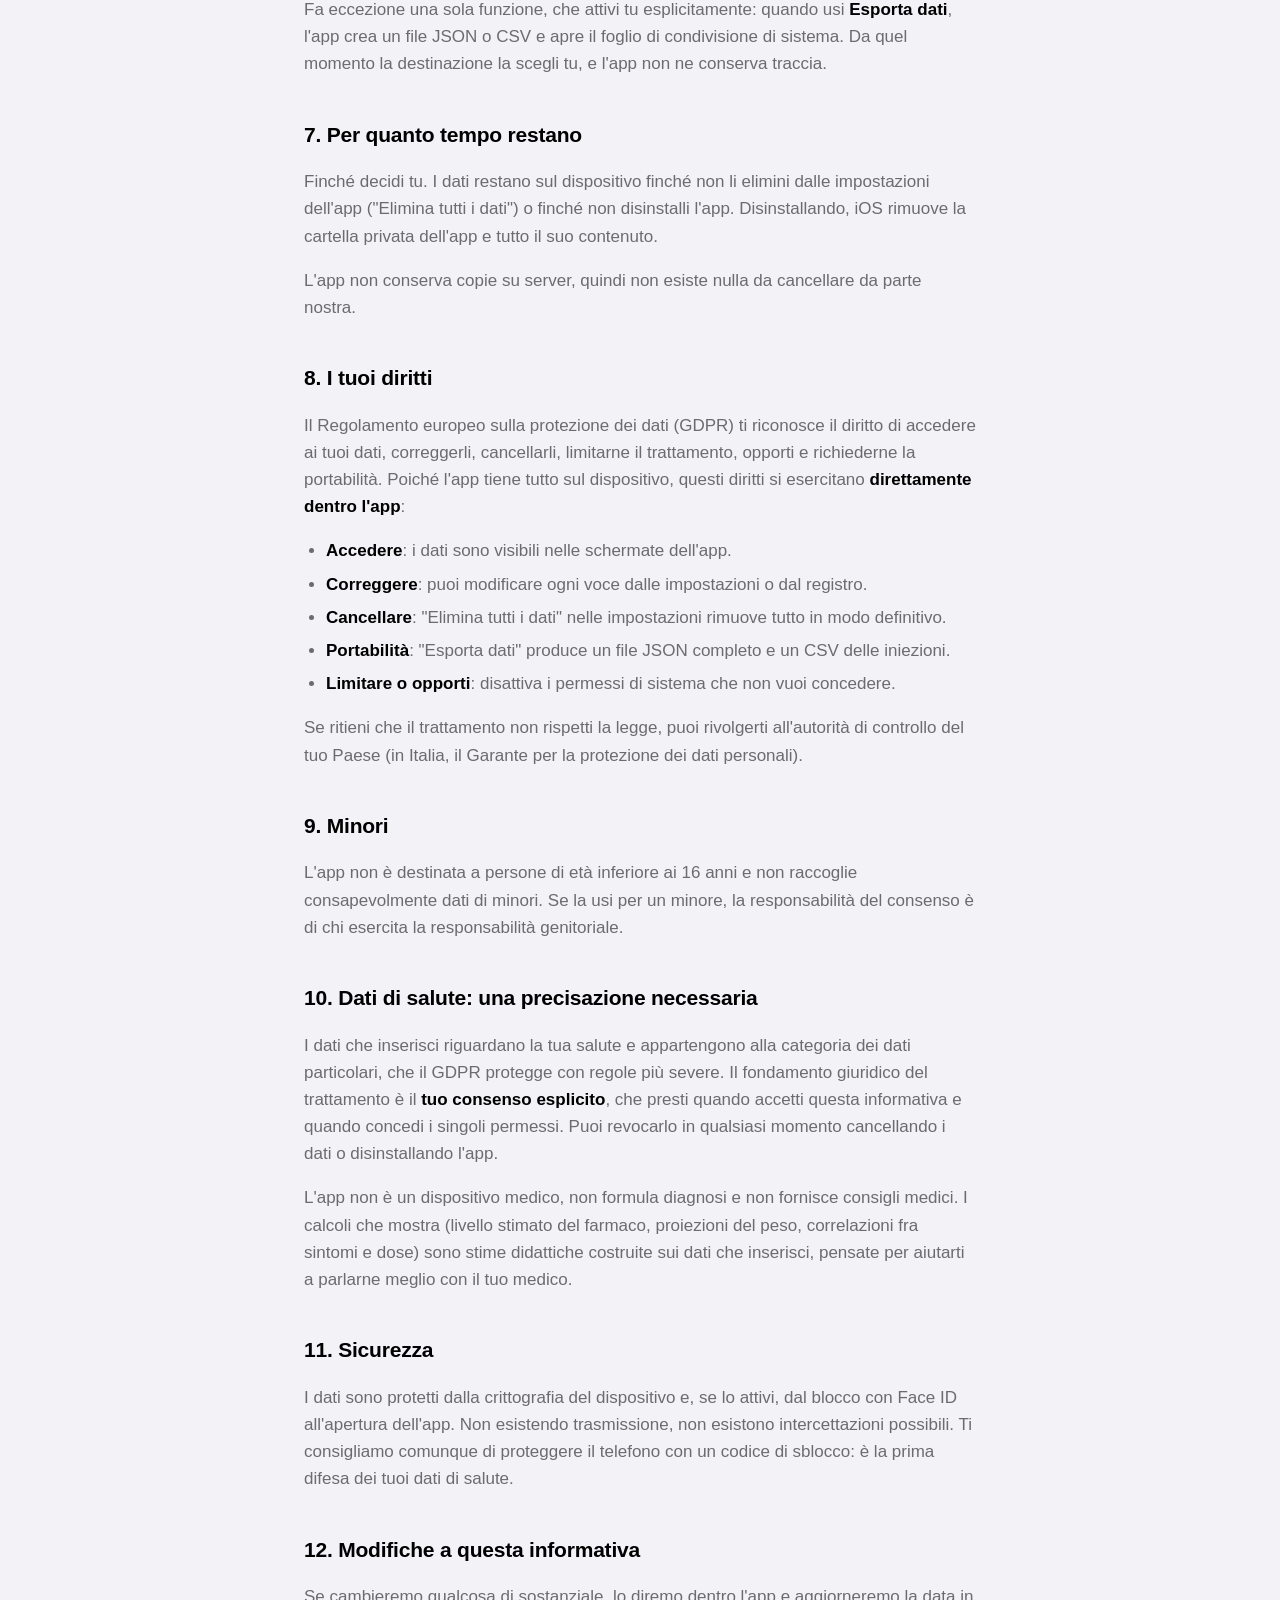
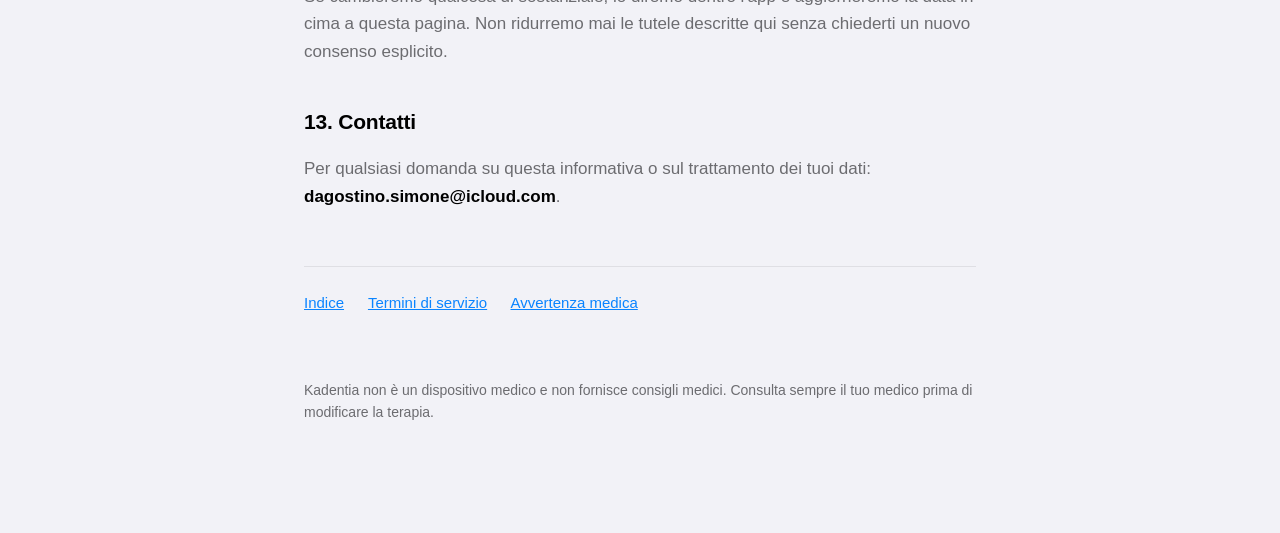
<file: privacy.html>
<!DOCTYPE html>
<html lang="it">
<head>
<meta charset="utf-8">
<meta name="viewport" content="width=device-width, initial-scale=1">
<title>Privacy Policy — Kadentia</title>
<meta name="description" content="Informativa privacy di Kadentia: quali dati tratta l'app, dove restano e quali sono i tuoi diritti.">
<link rel="stylesheet" href="style.css">
</head>
<body>
<div class="wrap">

  <header>
    <div class="logo"><span class="logo-mark"></span> Kadentia</div>
    <h1>Privacy Policy</h1>
    <p class="updated">Ultimo aggiornamento: 28 settembre 2026</p>
  </header>

  <div class="card">
    <h2>La risposta breve</h2>
    <p>Kadentia <strong>non ha un server</strong>. Tutti i dati che inserisci restano sul tuo dispositivo, in un database locale protetto dalla crittografia di iOS. Non raccogliamo il tuo nome per identificarci, la tua email, la tua posizione, i tuoi contatti né alcun dato di genere. Non usiamo strumenti di analisi, non mostriamo pubblicità e non condividiamo nulla con terze parti.</p>
    <p>Questa pagina spiega in dettaglio come funziona, perché la trasparenza sui dati di salute non è un optional.</p>
  </div>

  <h2>1. Chi tratta i dati</h2>
  <p>Il titolare del trattamento è <strong>Simone D'Agostino</strong>, Calle Ollerías 20, 29012 Málaga, Spagna, contattabile all'indirizzo <strong>dagostino.simone@icloud.com</strong>.</p>
  <p>Per i dati che l'app salva sul tuo dispositivo, il titolare non ha di fatto alcun accesso: non esiste un canale tecnico attraverso cui possa leggerli. Questa informativa li descrive comunque, perché è tuo diritto sapere cosa fa l'app che usi.</p>

  <h2>2. Quali dati tratta l'app</h2>
  <p>Tutti i dati sono inseriti da te e restano nella memoria del dispositivo, nel database locale dell'app:</p>

  <table>
    <tr><th>Dato</th><th>Perché</th><th>Obbligatorio</th></tr>
    <tr><td>Nome (facoltativo)</td><td>Solo per personalizzare il saluto nella schermata iniziale</td><td>No</td></tr>
    <tr><td>Data di nascita</td><td>Per mostrarti l'età nel riepilogo del profilo</td><td>Sì, in onboarding</td></tr>
    <tr><td>Altezza e peso (attuale, iniziale, obiettivo)</td><td>Grafici, anelli di progresso, indice di massa corporea e proiezioni</td><td>Sì, in onboarding</td></tr>
    <tr><td>Farmaco, dose e intervallo</td><td>Promemoria, curva del livello stimato e calcoli di aderenza</td><td>Sì, in onboarding</td></tr>
    <tr><td>Iniezioni registrate</td><td>Registro, aderenza, rotazione dei siti, report per il medico</td><td>Sì, quando le registri</td></tr>
    <tr><td>Effetti collaterali</td><td>Diario, correlazione con la dose e avvisi di sicurezza</td><td>No</td></tr>
    <tr><td>Misure corporee</td><td>Andamento delle misure nel tempo</td><td>No</td></tr>
    <tr><td>Foto progresso</td><td>Confronto affiancato fra due momenti</td><td>No</td></tr>
    <tr><td>Foto del profilo</td><td>Personalizzazione dell'app</td><td>No</td></tr>
  </table>

  <p><strong>Non raccogliamo mai</strong> il tuo genere, la tua etnia, le tue convinzioni, i tuoi contatti, la tua posizione, il tuo identificatore pubblicitario o la tua email. Il campo del nome è facoltativo e serve soltanto a scrivere "Buongiorno, Marco" invece di "Buongiorno".</p>

  <h2>3. Dove restano i dati</h2>
  <p>Sul tuo dispositivo, in due punti:</p>
  <ul>
    <li>Il <strong>database locale</strong> dell'app (SwiftData), nella cartella privata dell'app.</li>
    <li>Una <strong>cartella condivisa</strong> con l'estensione del widget, che serve solo a mostrare il conto alla rovescia della prossima iniezione sulla schermata di blocco. Non contiene dati identificativi.</li>
  </ul>
  <p>Le foto sono salvate in file separati all'interno della stessa cartella protetta. Il sistema operativo cifra questi dati quando il dispositivo è bloccato.</p>
  <p><strong>Non esiste alcun backup sui nostri sistemi</strong>, perché non abbiamo sistemi. Se attivi il backup iCloud del dispositivo, il backup seguirà le regole che hai scelto per iCloud: è una funzione di Apple, non dell'app.</p>

  <h2>4. Permessi che puoi concedere, e cosa comportano</h2>
  <p>Ogni permesso è facoltativo e si può revocare in qualsiasi momento dalle impostazioni di iOS, senza perdere i dati già inseriti:</p>

  <table>
    <tr><th>Permesso</th><th>Cosa accade se lo concedi</th><th>Cosa accade se lo rifiuti</th></tr>
    <tr>
      <td>Apple Salute (lettura)</td>
      <td>L'app legge peso, altezza e data di nascita dal tuo profilo di Salute per riempire il grafico con lo storico che hai già</td>
      <td>Inserisci i dati a mano: l'app funziona lo stesso</td>
    </tr>
    <tr>
      <td>Apple Salute (scrittura)</td>
      <td>Il peso che registri nell'app viene salvato anche in Salute</td>
      <td>Il peso resta solo nell'app</td>
    </tr>
    <tr>
      <td>Notifiche</td>
      <td>Ricevi il promemoria il giorno dell'iniezione</td>
      <td>Nessun promemoria: controlli l'app quando vuoi</td>
    </tr>
    <tr>
      <td>Face ID</td>
      <td>L'app si blocca quando la lasci e chiede lo sblocco alla riapertura</td>
      <td>L'app resta accessibile a chi ha in mano il telefono sbloccato</td>
    </tr>
    <tr>
      <td>Libreria foto</td>
      <td>Scegli le foto progresso e la foto del profilo. L'app legge solo le immagini che selezioni tu</td>
      <td>Non puoi usare le foto, il resto funziona</td>
    </tr>
  </table>

  <p>I dati letti da Apple Salute restano sul dispositivo e vengono usati solo per mostrarti i tuoi grafici. Non vengono copiati altrove, non vengono aggregati e non vengono trasmessi.</p>

  <h2>5. Abbonamenti e pagamenti</h2>
  <p>Gli abbonamenti sono gestiti interamente da Apple tramite l'App Store. <strong>Non riceviamo e non conserviamo i tuoi dati di pagamento</strong>: carta, indirizzo di fatturazione e identità dell'acquirente restano tra te e Apple. L'app riceve da StoreKit soltanto la conferma che un abbonamento è attivo, la data di scadenza e il tipo di piano. Questa informazione vive sul dispositivo e serve a decidere quali funzioni mostrarti.</p>
  <p>Per esercitare i diritti sui dati di acquisto (rimborsi, fatture, storico) il riferimento è <a href="https://support.apple.com/it-it/HT204084" rel="noopener">Apple Support</a>.</p>

  <h2>6. Trasferimenti e destinatari</h2>
  <p>Non trasferiamo dati a nessuno, per nessuna finalità, in nessun Paese: semplicemente i dati non escono dal dispositivo. L'app non contiene SDK di terze parti, non contatta server pubblicitari, non usa identificatori di tracciamento e non effettua richieste di rete.</p>
  <p>Fa eccezione una sola funzione, che attivi tu esplicitamente: quando usi <strong>Esporta dati</strong>, l'app crea un file JSON o CSV e apre il foglio di condivisione di sistema. Da quel momento la destinazione la scegli tu, e l'app non ne conserva traccia.</p>

  <h2>7. Per quanto tempo restano</h2>
  <p>Finché decidi tu. I dati restano sul dispositivo finché non li elimini dalle impostazioni dell'app ("Elimina tutti i dati") o finché non disinstalli l'app. Disinstallando, iOS rimuove la cartella privata dell'app e tutto il suo contenuto.</p>
  <p>L'app non conserva copie su server, quindi non esiste nulla da cancellare da parte nostra.</p>

  <h2>8. I tuoi diritti</h2>
  <p>Il Regolamento europeo sulla protezione dei dati (GDPR) ti riconosce il diritto di accedere ai tuoi dati, correggerli, cancellarli, limitarne il trattamento, opporti e richiederne la portabilità. Poiché l'app tiene tutto sul dispositivo, questi diritti si esercitano <strong>direttamente dentro l'app</strong>:</p>
  <ul>
    <li><strong>Accedere</strong>: i dati sono visibili nelle schermate dell'app.</li>
    <li><strong>Correggere</strong>: puoi modificare ogni voce dalle impostazioni o dal registro.</li>
    <li><strong>Cancellare</strong>: "Elimina tutti i dati" nelle impostazioni rimuove tutto in modo definitivo.</li>
    <li><strong>Portabilità</strong>: "Esporta dati" produce un file JSON completo e un CSV delle iniezioni.</li>
    <li><strong>Limitare o opporti</strong>: disattiva i permessi di sistema che non vuoi concedere.</li>
  </ul>
  <p>Se ritieni che il trattamento non rispetti la legge, puoi rivolgerti all'autorità di controllo del tuo Paese (in Italia, il Garante per la protezione dei dati personali).</p>

  <h2>9. Minori</h2>
  <p>L'app non è destinata a persone di età inferiore ai 16 anni e non raccoglie consapevolmente dati di minori. Se la usi per un minore, la responsabilità del consenso è di chi esercita la responsabilità genitoriale.</p>

  <h2>10. Dati di salute: una precisazione necessaria</h2>
  <p>I dati che inserisci riguardano la tua salute e appartengono alla categoria dei dati particolari, che il GDPR protegge con regole più severe. Il fondamento giuridico del trattamento è il <strong>tuo consenso esplicito</strong>, che presti quando accetti questa informativa e quando concedi i singoli permessi. Puoi revocarlo in qualsiasi momento cancellando i dati o disinstallando l'app.</p>
  <p>L'app non è un dispositivo medico, non formula diagnosi e non fornisce consigli medici. I calcoli che mostra (livello stimato del farmaco, proiezioni del peso, correlazioni fra sintomi e dose) sono stime didattiche costruite sui dati che inserisci, pensate per aiutarti a parlarne meglio con il tuo medico.</p>

  <h2>11. Sicurezza</h2>
  <p>I dati sono protetti dalla crittografia del dispositivo e, se lo attivi, dal blocco con Face ID all'apertura dell'app. Non esistendo trasmissione, non esistono intercettazioni possibili. Ti consigliamo comunque di proteggere il telefono con un codice di sblocco: è la prima difesa dei tuoi dati di salute.</p>

  <h2>12. Modifiche a questa informativa</h2>
  <p>Se cambieremo qualcosa di sostanziale, lo diremo dentro l'app e aggiorneremo la data in cima a questa pagina. Non ridurremo mai le tutele descritte qui senza chiederti un nuovo consenso esplicito.</p>

  <h2>13. Contatti</h2>
  <p>Per qualsiasi domanda su questa informativa o sul trattamento dei tuoi dati: <strong>dagostino.simone@icloud.com</strong>.</p>

  <nav>
    <a href="index.html">Indice</a>
    <a href="terms.html">Termini di servizio</a>
    <a href="disclaimer.html">Avvertenza medica</a>
  </nav>

  <footer>
    <p>Kadentia non è un dispositivo medico e non fornisce consigli medici. Consulta sempre il tuo medico prima di modificare la terapia.</p>
  </footer>

</div>
</body>
</html>
</file>
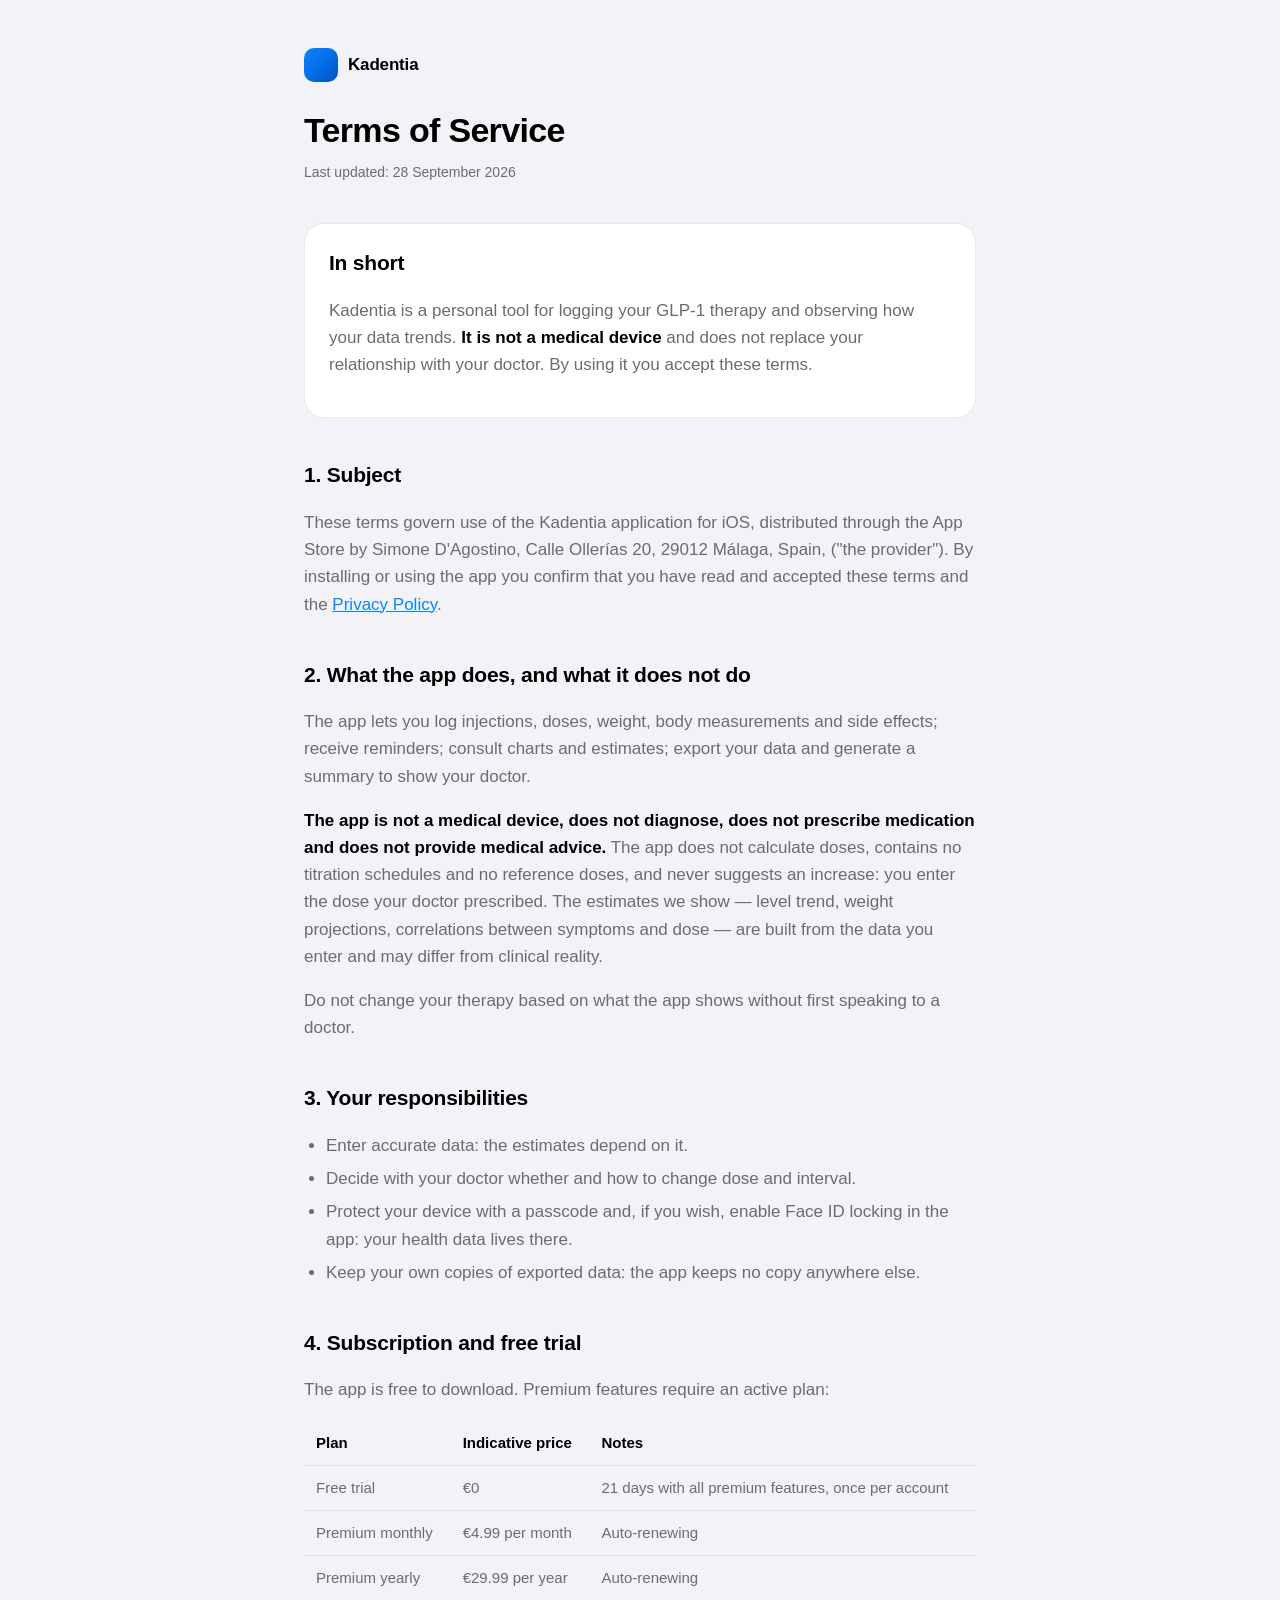
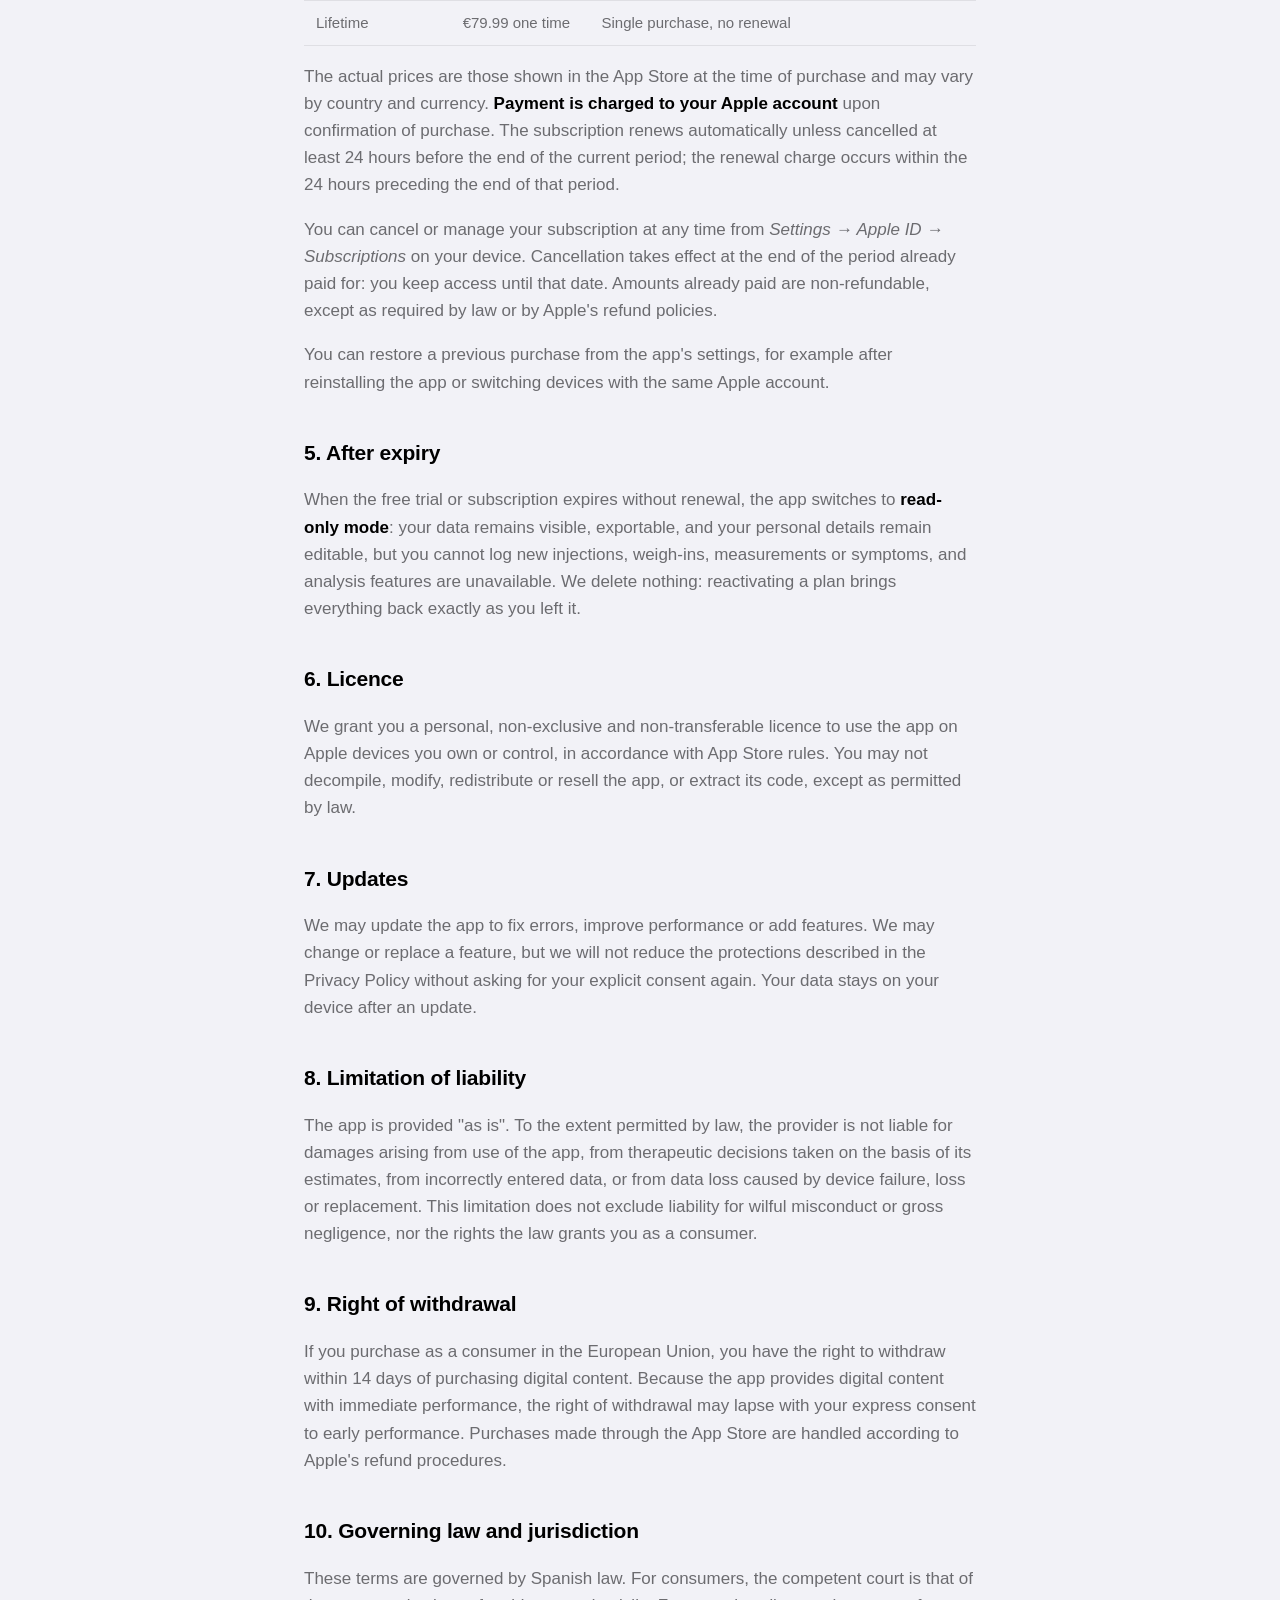
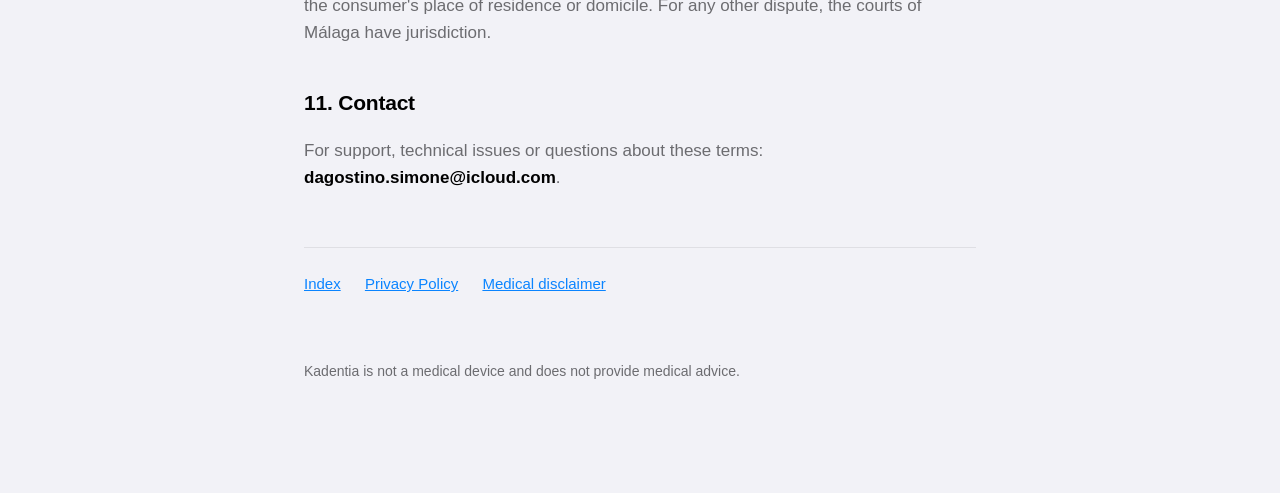
<file: terms.en.html>
<!DOCTYPE html>
<html lang="en">
<head>
<meta charset="utf-8">
<meta name="viewport" content="width=device-width, initial-scale=1">
<title>Terms of Service — Kadentia</title>
<meta name="description" content="Terms of use for Kadentia and its premium subscription.">
<link rel="stylesheet" href="style.css">
</head>
<body>
<div class="wrap">

  <header>
    <div class="logo"><span class="logo-mark"></span> Kadentia</div>
    <h1>Terms of Service</h1>
    <p class="updated">Last updated: 28 September 2026</p>
  </header>

  <div class="card">
    <h2>In short</h2>
    <p>Kadentia is a personal tool for logging your GLP-1 therapy and observing how your data trends. <strong>It is not a medical device</strong> and does not replace your relationship with your doctor. By using it you accept these terms.</p>
  </div>

  <h2>1. Subject</h2>
  <p>These terms govern use of the Kadentia application for iOS, distributed through the App Store by Simone D'Agostino, Calle Ollerías 20, 29012 Málaga, Spain, ("the provider"). By installing or using the app you confirm that you have read and accepted these terms and the <a href="privacy.en.html">Privacy Policy</a>.</p>

  <h2>2. What the app does, and what it does not do</h2>
  <p>The app lets you log injections, doses, weight, body measurements and side effects; receive reminders; consult charts and estimates; export your data and generate a summary to show your doctor.</p>
  <p><strong>The app is not a medical device, does not diagnose, does not prescribe medication and does not provide medical advice.</strong> The app does not calculate doses, contains no titration schedules and no reference doses, and never suggests an increase: you enter the dose your doctor prescribed. The estimates we show — level trend, weight projections, correlations between symptoms and dose — are built from the data you enter and may differ from clinical reality.</p>
  <p>Do not change your therapy based on what the app shows without first speaking to a doctor.</p>

  <h2>3. Your responsibilities</h2>
  <ul>
    <li>Enter accurate data: the estimates depend on it.</li>
    <li>Decide with your doctor whether and how to change dose and interval.</li>
    <li>Protect your device with a passcode and, if you wish, enable Face ID locking in the app: your health data lives there.</li>
    <li>Keep your own copies of exported data: the app keeps no copy anywhere else.</li>
  </ul>

  <h2>4. Subscription and free trial</h2>
  <p>The app is free to download. Premium features require an active plan:</p>
  <table>
    <tr><th>Plan</th><th>Indicative price</th><th>Notes</th></tr>
    <tr><td>Free trial</td><td>€0</td><td>21 days with all premium features, once per account</td></tr>
    <tr><td>Premium monthly</td><td>€4.99 per month</td><td>Auto-renewing</td></tr>
    <tr><td>Premium yearly</td><td>€29.99 per year</td><td>Auto-renewing</td></tr>
    <tr><td>Lifetime</td><td>€79.99 one time</td><td>Single purchase, no renewal</td></tr>
  </table>
  <p>The actual prices are those shown in the App Store at the time of purchase and may vary by country and currency. <strong>Payment is charged to your Apple account</strong> upon confirmation of purchase. The subscription renews automatically unless cancelled at least 24 hours before the end of the current period; the renewal charge occurs within the 24 hours preceding the end of that period.</p>
  <p>You can cancel or manage your subscription at any time from <em>Settings → Apple ID → Subscriptions</em> on your device. Cancellation takes effect at the end of the period already paid for: you keep access until that date. Amounts already paid are non-refundable, except as required by law or by Apple's refund policies.</p>
  <p>You can restore a previous purchase from the app's settings, for example after reinstalling the app or switching devices with the same Apple account.</p>

  <h2>5. After expiry</h2>
  <p>When the free trial or subscription expires without renewal, the app switches to <strong>read-only mode</strong>: your data remains visible, exportable, and your personal details remain editable, but you cannot log new injections, weigh-ins, measurements or symptoms, and analysis features are unavailable. We delete nothing: reactivating a plan brings everything back exactly as you left it.</p>

  <h2>6. Licence</h2>
  <p>We grant you a personal, non-exclusive and non-transferable licence to use the app on Apple devices you own or control, in accordance with App Store rules. You may not decompile, modify, redistribute or resell the app, or extract its code, except as permitted by law.</p>

  <h2>7. Updates</h2>
  <p>We may update the app to fix errors, improve performance or add features. We may change or replace a feature, but we will not reduce the protections described in the Privacy Policy without asking for your explicit consent again. Your data stays on your device after an update.</p>

  <h2>8. Limitation of liability</h2>
  <p>The app is provided "as is". To the extent permitted by law, the provider is not liable for damages arising from use of the app, from therapeutic decisions taken on the basis of its estimates, from incorrectly entered data, or from data loss caused by device failure, loss or replacement. This limitation does not exclude liability for wilful misconduct or gross negligence, nor the rights the law grants you as a consumer.</p>

  <h2>9. Right of withdrawal</h2>
  <p>If you purchase as a consumer in the European Union, you have the right to withdraw within 14 days of purchasing digital content. Because the app provides digital content with immediate performance, the right of withdrawal may lapse with your express consent to early performance. Purchases made through the App Store are handled according to Apple's refund procedures.</p>

  <h2>10. Governing law and jurisdiction</h2>
  <p>These terms are governed by Spanish law. For consumers, the competent court is that of the consumer's place of residence or domicile. For any other dispute, the courts of Málaga have jurisdiction.</p>

  <h2>11. Contact</h2>
  <p>For support, technical issues or questions about these terms: <strong>dagostino.simone@icloud.com</strong>.</p>

  <nav>
    <a href="index.html">Index</a>
    <a href="privacy.en.html">Privacy Policy</a>
    <a href="disclaimer.en.html">Medical disclaimer</a>
  </nav>

  <footer>
    <p>Kadentia is not a medical device and does not provide medical advice.</p>
  </footer>

</div>
</body>
</html>
</file>
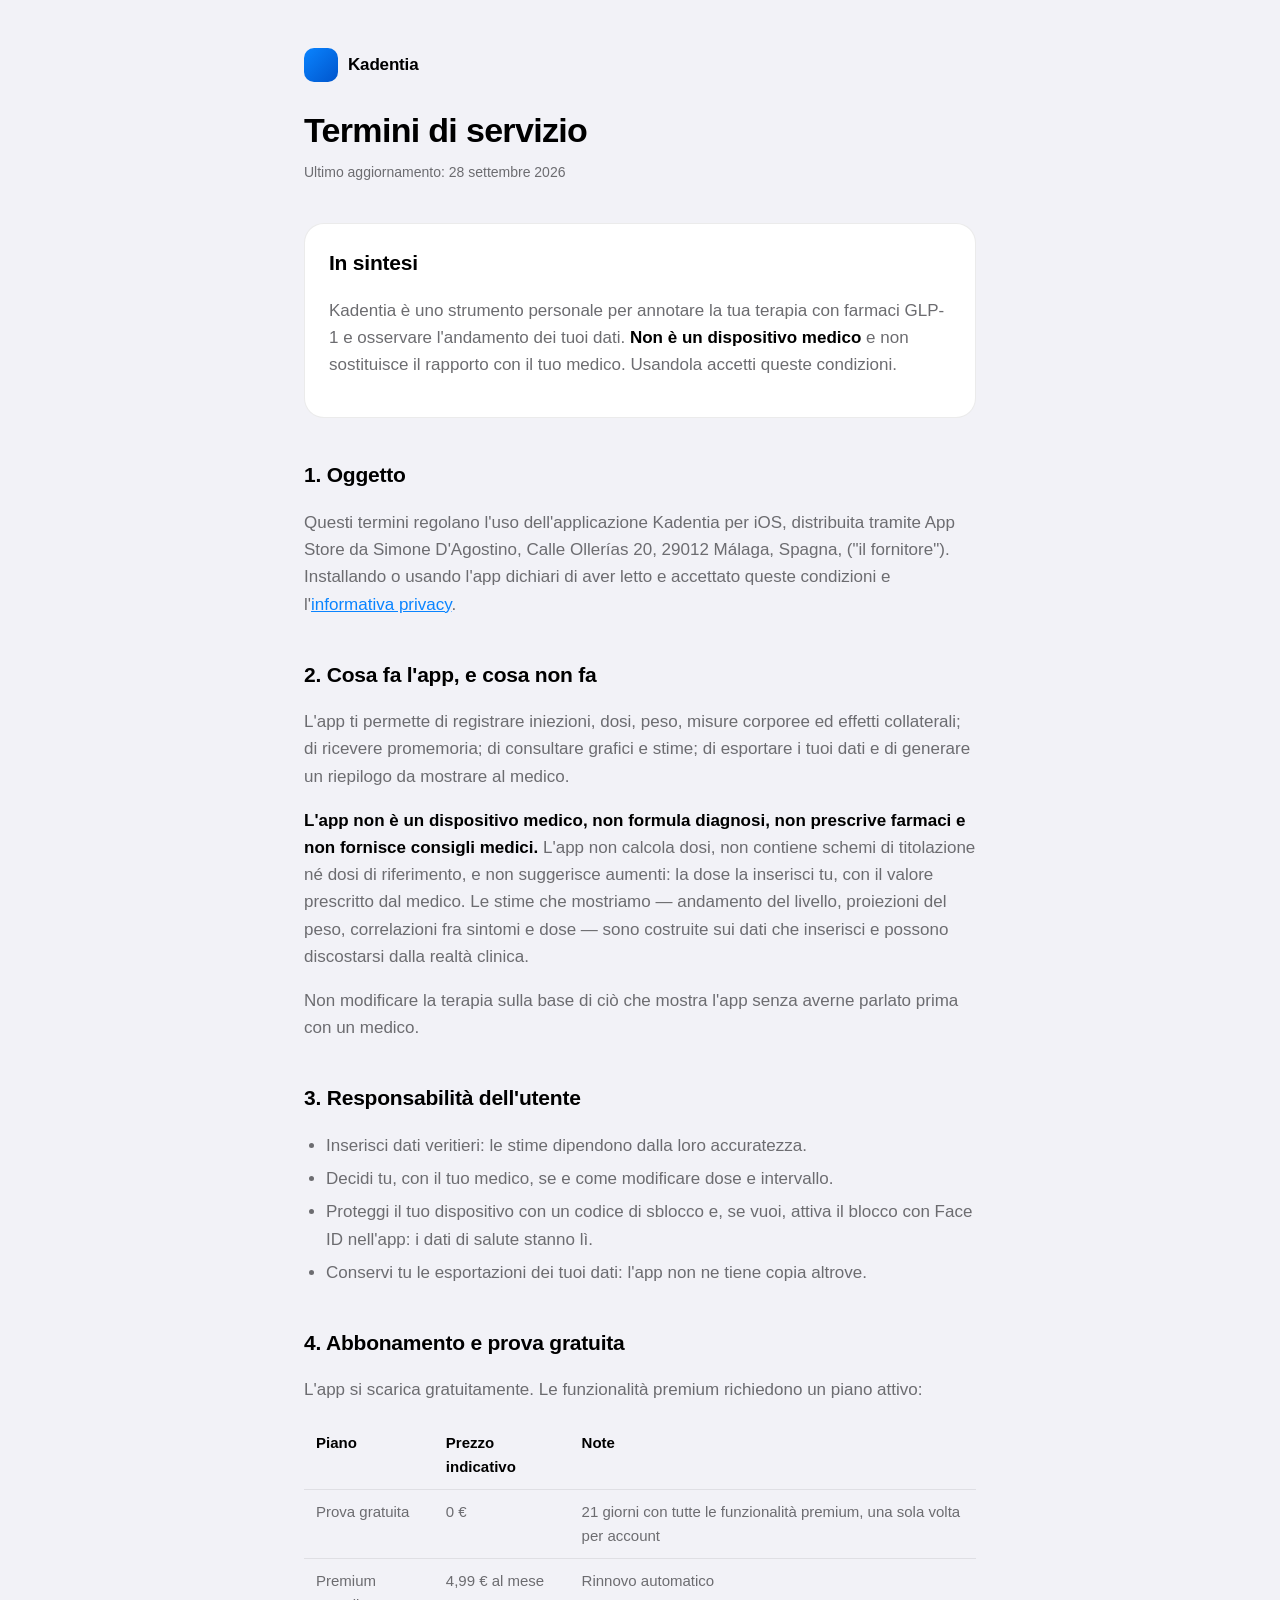
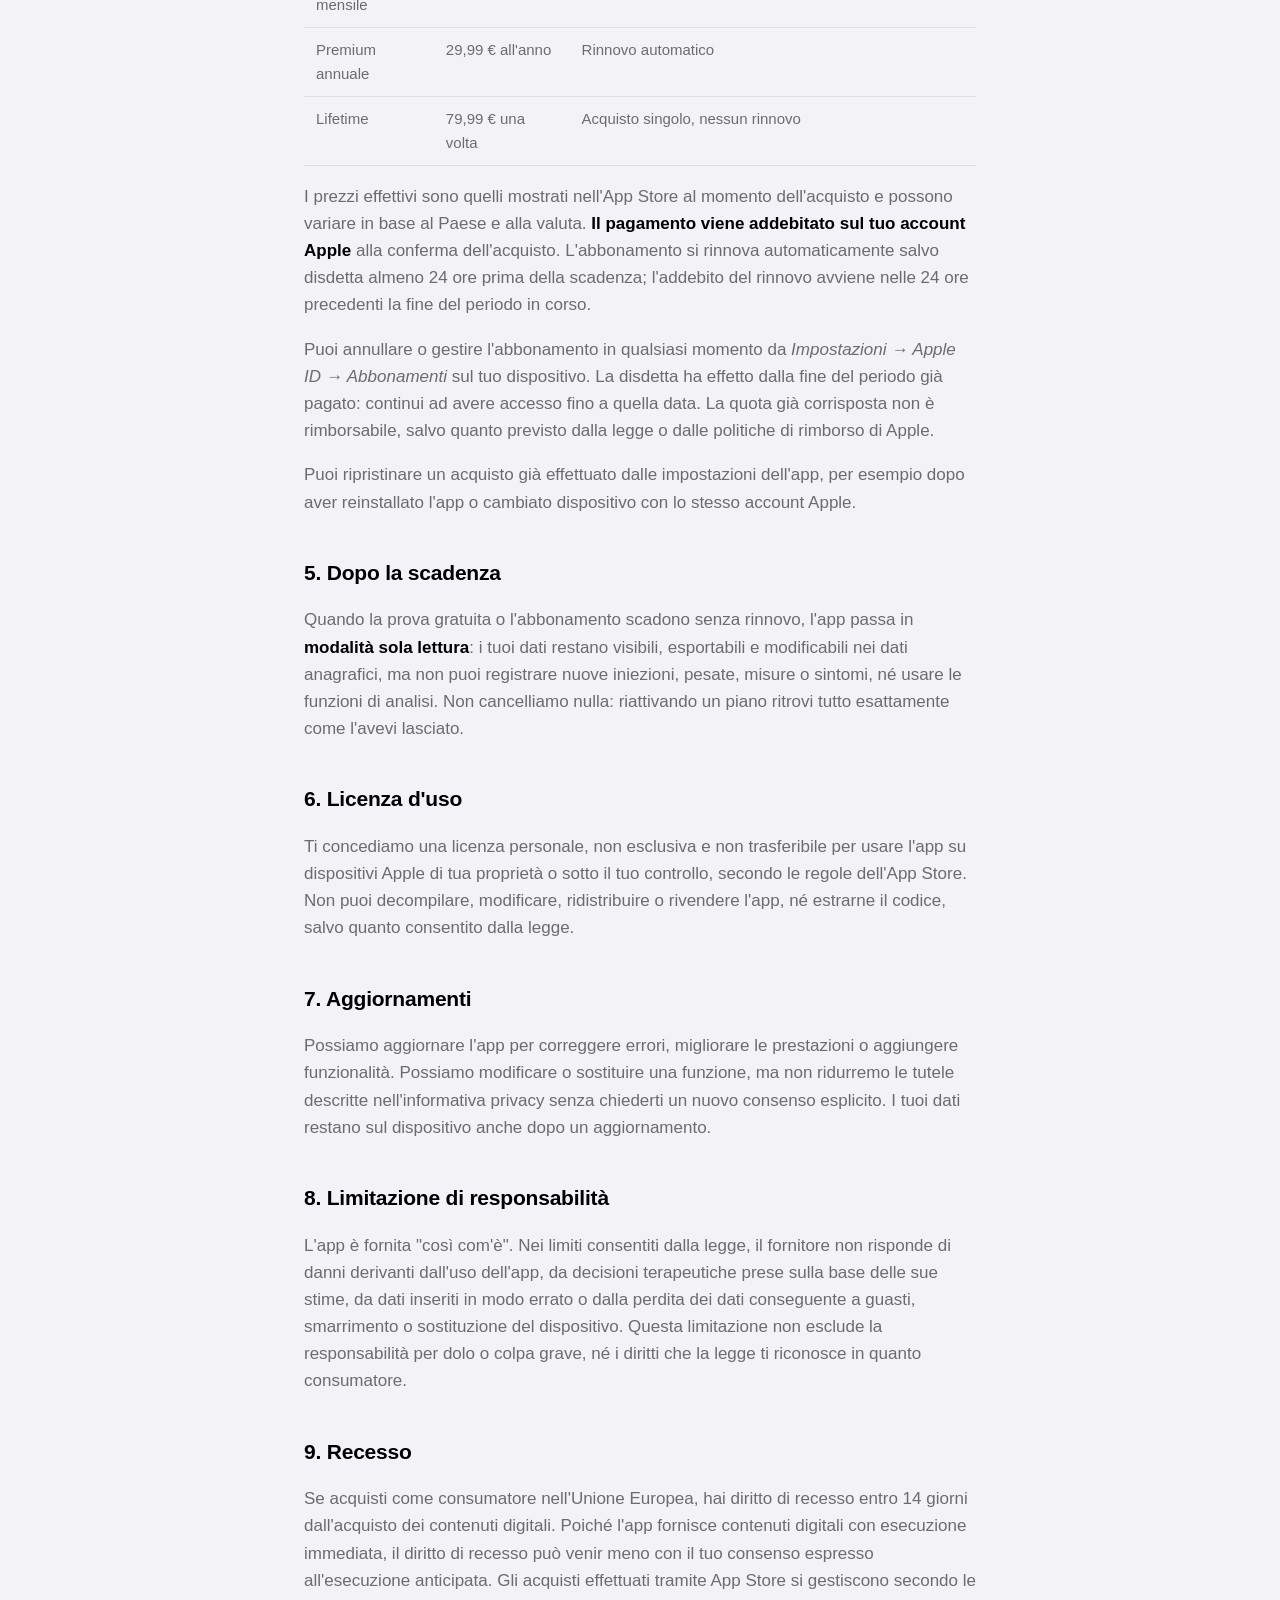
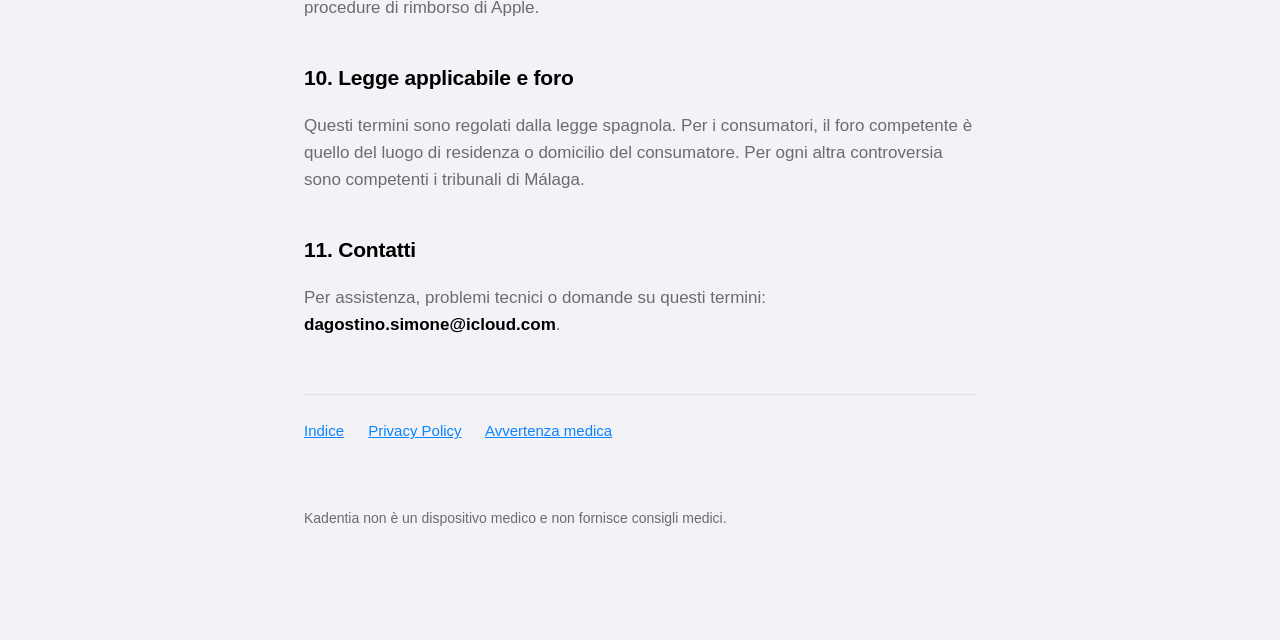
<file: terms.html>
<!DOCTYPE html>
<html lang="it">
<head>
<meta charset="utf-8">
<meta name="viewport" content="width=device-width, initial-scale=1">
<title>Termini di servizio — Kadentia</title>
<meta name="description" content="Condizioni d'uso di Kadentia e dell'abbonamento premium.">
<link rel="stylesheet" href="style.css">
</head>
<body>
<div class="wrap">

  <header>
    <div class="logo"><span class="logo-mark"></span> Kadentia</div>
    <h1>Termini di servizio</h1>
    <p class="updated">Ultimo aggiornamento: 28 settembre 2026</p>
  </header>

  <div class="card">
    <h2>In sintesi</h2>
    <p>Kadentia è uno strumento personale per annotare la tua terapia con farmaci GLP-1 e osservare l'andamento dei tuoi dati. <strong>Non è un dispositivo medico</strong> e non sostituisce il rapporto con il tuo medico. Usandola accetti queste condizioni.</p>
  </div>

  <h2>1. Oggetto</h2>
  <p>Questi termini regolano l'uso dell'applicazione Kadentia per iOS, distribuita tramite App Store da Simone D'Agostino, Calle Ollerías 20, 29012 Málaga, Spagna, ("il fornitore"). Installando o usando l'app dichiari di aver letto e accettato queste condizioni e l'<a href="privacy.html">informativa privacy</a>.</p>

  <h2>2. Cosa fa l'app, e cosa non fa</h2>
  <p>L'app ti permette di registrare iniezioni, dosi, peso, misure corporee ed effetti collaterali; di ricevere promemoria; di consultare grafici e stime; di esportare i tuoi dati e di generare un riepilogo da mostrare al medico.</p>
  <p><strong>L'app non è un dispositivo medico, non formula diagnosi, non prescrive farmaci e non fornisce consigli medici.</strong> L'app non calcola dosi, non contiene schemi di titolazione né dosi di riferimento, e non suggerisce aumenti: la dose la inserisci tu, con il valore prescritto dal medico. Le stime che mostriamo — andamento del livello, proiezioni del peso, correlazioni fra sintomi e dose — sono costruite sui dati che inserisci e possono discostarsi dalla realtà clinica.</p>
  <p>Non modificare la terapia sulla base di ciò che mostra l'app senza averne parlato prima con un medico.</p>

  <h2>3. Responsabilità dell'utente</h2>
  <ul>
    <li>Inserisci dati veritieri: le stime dipendono dalla loro accuratezza.</li>
    <li>Decidi tu, con il tuo medico, se e come modificare dose e intervallo.</li>
    <li>Proteggi il tuo dispositivo con un codice di sblocco e, se vuoi, attiva il blocco con Face ID nell'app: i dati di salute stanno lì.</li>
    <li>Conservi tu le esportazioni dei tuoi dati: l'app non ne tiene copia altrove.</li>
  </ul>

  <h2>4. Abbonamento e prova gratuita</h2>
  <p>L'app si scarica gratuitamente. Le funzionalità premium richiedono un piano attivo:</p>
  <table>
    <tr><th>Piano</th><th>Prezzo indicativo</th><th>Note</th></tr>
    <tr><td>Prova gratuita</td><td>0 €</td><td>21 giorni con tutte le funzionalità premium, una sola volta per account</td></tr>
    <tr><td>Premium mensile</td><td>4,99 € al mese</td><td>Rinnovo automatico</td></tr>
    <tr><td>Premium annuale</td><td>29,99 € all'anno</td><td>Rinnovo automatico</td></tr>
    <tr><td>Lifetime</td><td>79,99 € una volta</td><td>Acquisto singolo, nessun rinnovo</td></tr>
  </table>
  <p>I prezzi effettivi sono quelli mostrati nell'App Store al momento dell'acquisto e possono variare in base al Paese e alla valuta. <strong>Il pagamento viene addebitato sul tuo account Apple</strong> alla conferma dell'acquisto. L'abbonamento si rinnova automaticamente salvo disdetta almeno 24 ore prima della scadenza; l'addebito del rinnovo avviene nelle 24 ore precedenti la fine del periodo in corso.</p>
  <p>Puoi annullare o gestire l'abbonamento in qualsiasi momento da <em>Impostazioni → Apple ID → Abbonamenti</em> sul tuo dispositivo. La disdetta ha effetto dalla fine del periodo già pagato: continui ad avere accesso fino a quella data. La quota già corrisposta non è rimborsabile, salvo quanto previsto dalla legge o dalle politiche di rimborso di Apple.</p>
  <p>Puoi ripristinare un acquisto già effettuato dalle impostazioni dell'app, per esempio dopo aver reinstallato l'app o cambiato dispositivo con lo stesso account Apple.</p>

  <h2>5. Dopo la scadenza</h2>
  <p>Quando la prova gratuita o l'abbonamento scadono senza rinnovo, l'app passa in <strong>modalità sola lettura</strong>: i tuoi dati restano visibili, esportabili e modificabili nei dati anagrafici, ma non puoi registrare nuove iniezioni, pesate, misure o sintomi, né usare le funzioni di analisi. Non cancelliamo nulla: riattivando un piano ritrovi tutto esattamente come l'avevi lasciato.</p>

  <h2>6. Licenza d'uso</h2>
  <p>Ti concediamo una licenza personale, non esclusiva e non trasferibile per usare l'app su dispositivi Apple di tua proprietà o sotto il tuo controllo, secondo le regole dell'App Store. Non puoi decompilare, modificare, ridistribuire o rivendere l'app, né estrarne il codice, salvo quanto consentito dalla legge.</p>

  <h2>7. Aggiornamenti</h2>
  <p>Possiamo aggiornare l'app per correggere errori, migliorare le prestazioni o aggiungere funzionalità. Possiamo modificare o sostituire una funzione, ma non ridurremo le tutele descritte nell'informativa privacy senza chiederti un nuovo consenso esplicito. I tuoi dati restano sul dispositivo anche dopo un aggiornamento.</p>

  <h2>8. Limitazione di responsabilità</h2>
  <p>L'app è fornita "così com'è". Nei limiti consentiti dalla legge, il fornitore non risponde di danni derivanti dall'uso dell'app, da decisioni terapeutiche prese sulla base delle sue stime, da dati inseriti in modo errato o dalla perdita dei dati conseguente a guasti, smarrimento o sostituzione del dispositivo. Questa limitazione non esclude la responsabilità per dolo o colpa grave, né i diritti che la legge ti riconosce in quanto consumatore.</p>

  <h2>9. Recesso</h2>
  <p>Se acquisti come consumatore nell'Unione Europea, hai diritto di recesso entro 14 giorni dall'acquisto dei contenuti digitali. Poiché l'app fornisce contenuti digitali con esecuzione immediata, il diritto di recesso può venir meno con il tuo consenso espresso all'esecuzione anticipata. Gli acquisti effettuati tramite App Store si gestiscono secondo le procedure di rimborso di Apple.</p>

  <h2>10. Legge applicabile e foro</h2>
  <p>Questi termini sono regolati dalla legge spagnola. Per i consumatori, il foro competente è quello del luogo di residenza o domicilio del consumatore. Per ogni altra controversia sono competenti i tribunali di Málaga.</p>

  <h2>11. Contatti</h2>
  <p>Per assistenza, problemi tecnici o domande su questi termini: <strong>dagostino.simone@icloud.com</strong>.</p>

  <nav>
    <a href="index.html">Indice</a>
    <a href="privacy.html">Privacy Policy</a>
    <a href="disclaimer.html">Avvertenza medica</a>
  </nav>

  <footer>
    <p>Kadentia non è un dispositivo medico e non fornisce consigli medici.</p>
  </footer>

</div>
</body>
</html>
</file>
<file: style.css>
/* Titrate — pagine legali.
   Stile sobrio, coerente con l'app: fondo scuro, testo leggibile, misura di
   lettura contenuta. Nessuna risorsa esterna: le pagine si aprono offline. */

:root {
  --background: #0A0A0A;
  --card: #1A1A1A;
  --text: #FFFFFF;
  --text-secondary: #A1A1A6;
  --accent: #0A84FF;
  --accent-dark: #0055CC;
  --border: rgba(255, 255, 255, 0.10);
  --radius: 20px;
}

@media (prefers-color-scheme: light) {
  :root {
    --background: #F2F2F7;
    --card: #FFFFFF;
    --text: #000000;
    --text-secondary: #6C6C70;
    --border: rgba(0, 0, 0, 0.08);
  }
}

* { box-sizing: border-box; }

body {
  margin: 0;
  background: var(--background);
  color: var(--text);
  font: 17px/1.6 -apple-system, BlinkMacSystemFont, "SF Pro Text", "Segoe UI", Roboto, sans-serif;
  -webkit-text-size-adjust: 100%;
}

.wrap { max-width: 720px; margin: 0 auto; padding: 48px 24px 96px; }

header { margin-bottom: 40px; }

.logo {
  display: inline-flex;
  align-items: center;
  gap: 10px;
  margin-bottom: 28px;
  font-weight: 600;
  letter-spacing: -0.01em;
}

.logo-mark {
  width: 34px; height: 34px;
  border-radius: 10px;
  background: linear-gradient(135deg, var(--accent), var(--accent-dark));
}

h1 { font-size: 34px; line-height: 1.2; letter-spacing: -0.02em; margin: 0 0 10px; }
h2 { font-size: 21px; letter-spacing: -0.01em; margin: 40px 0 12px; }
h3 { font-size: 17px; margin: 24px 0 8px; }
p, li { color: var(--text-secondary); }
strong { color: var(--text); }

.updated { font-size: 14px; color: var(--text-secondary); margin: 0; }

.card {
  background: var(--card);
  border: 1px solid var(--border);
  border-radius: var(--radius);
  padding: 22px 24px;
  margin: 24px 0;
}

.card h2, .card h3 { margin-top: 0; }

.emphasis { color: var(--text); font-weight: 600; }

ul { padding-left: 22px; }
li { margin: 6px 0; }

a { color: var(--accent); }

nav { margin-top: 56px; padding-top: 24px; border-top: 1px solid var(--border); font-size: 15px; }
nav a { margin-right: 20px; }

table { width: 100%; border-collapse: collapse; margin: 16px 0; font-size: 15px; }
th, td { text-align: left; padding: 10px 12px; border-bottom: 1px solid var(--border); vertical-align: top; }
th { color: var(--text); font-weight: 600; }
td { color: var(--text-secondary); }

footer { margin-top: 64px; font-size: 14px; color: var(--text-secondary); }
</file>
